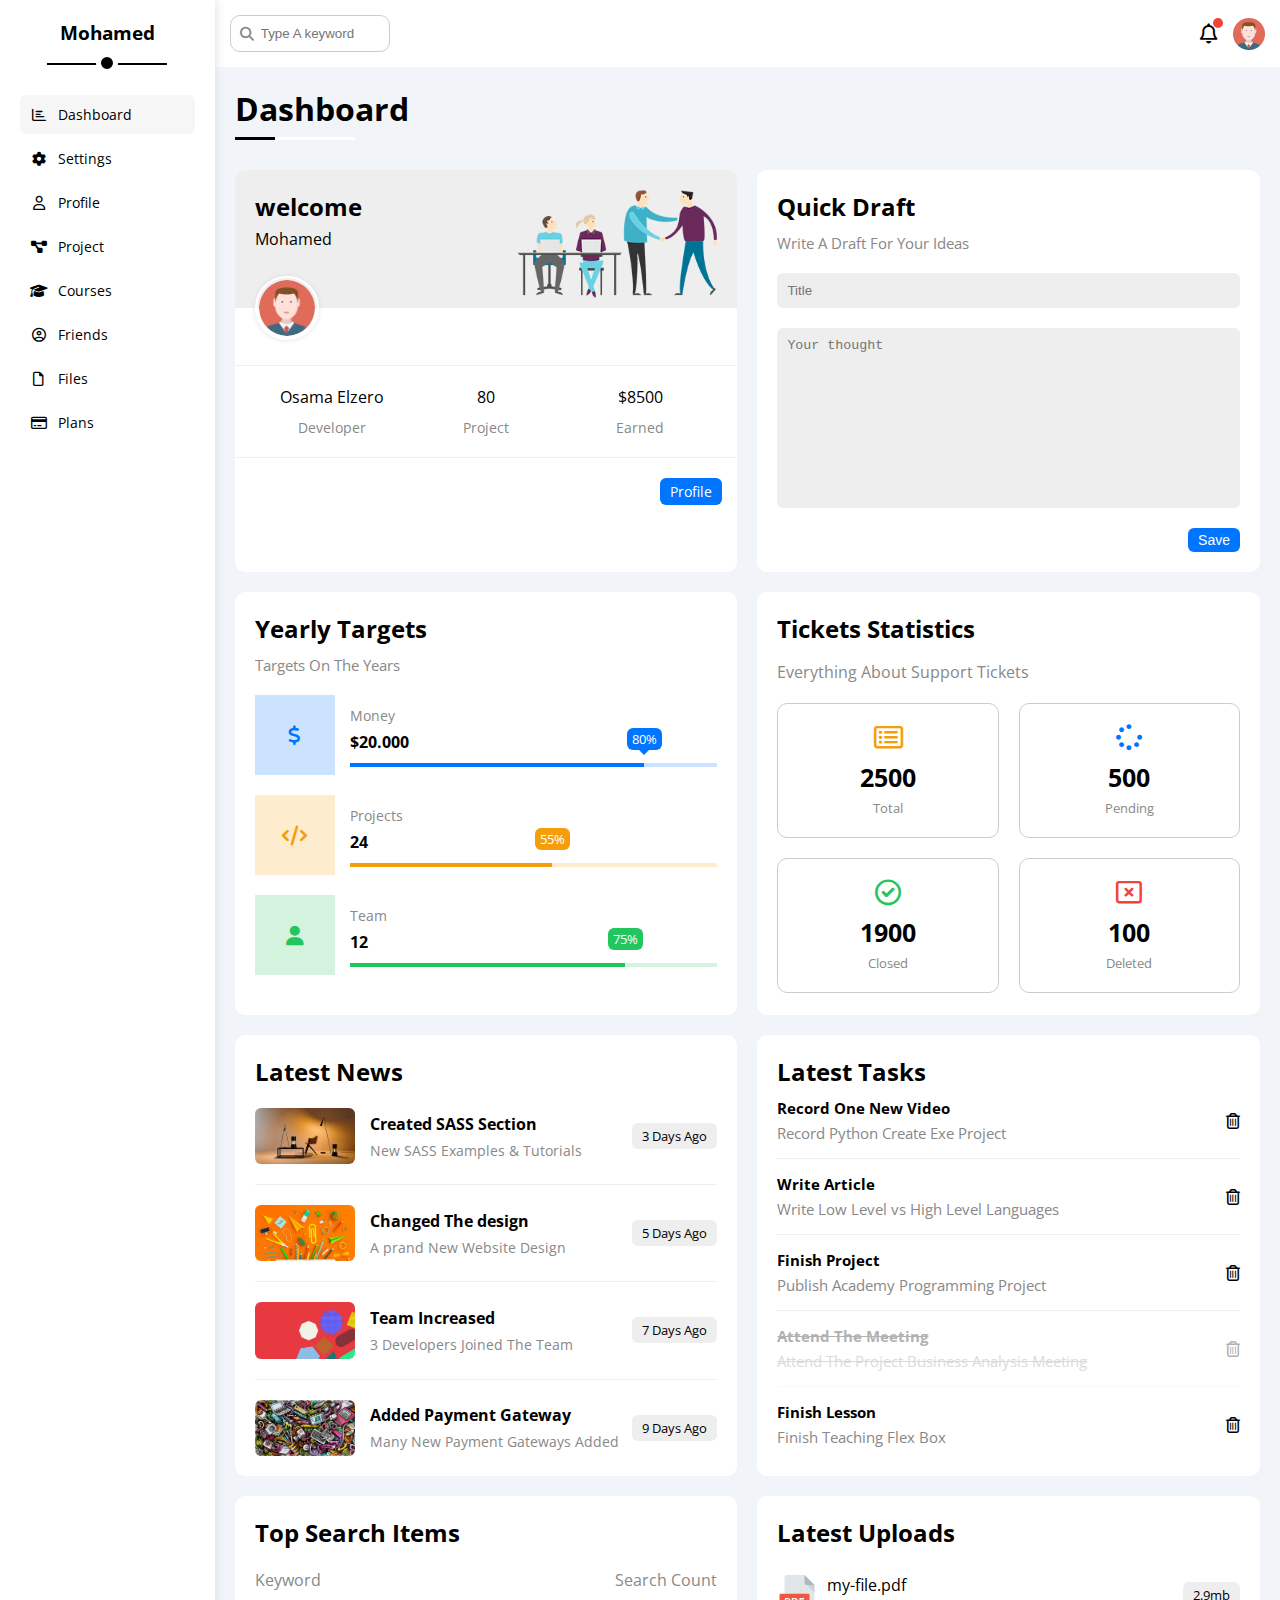
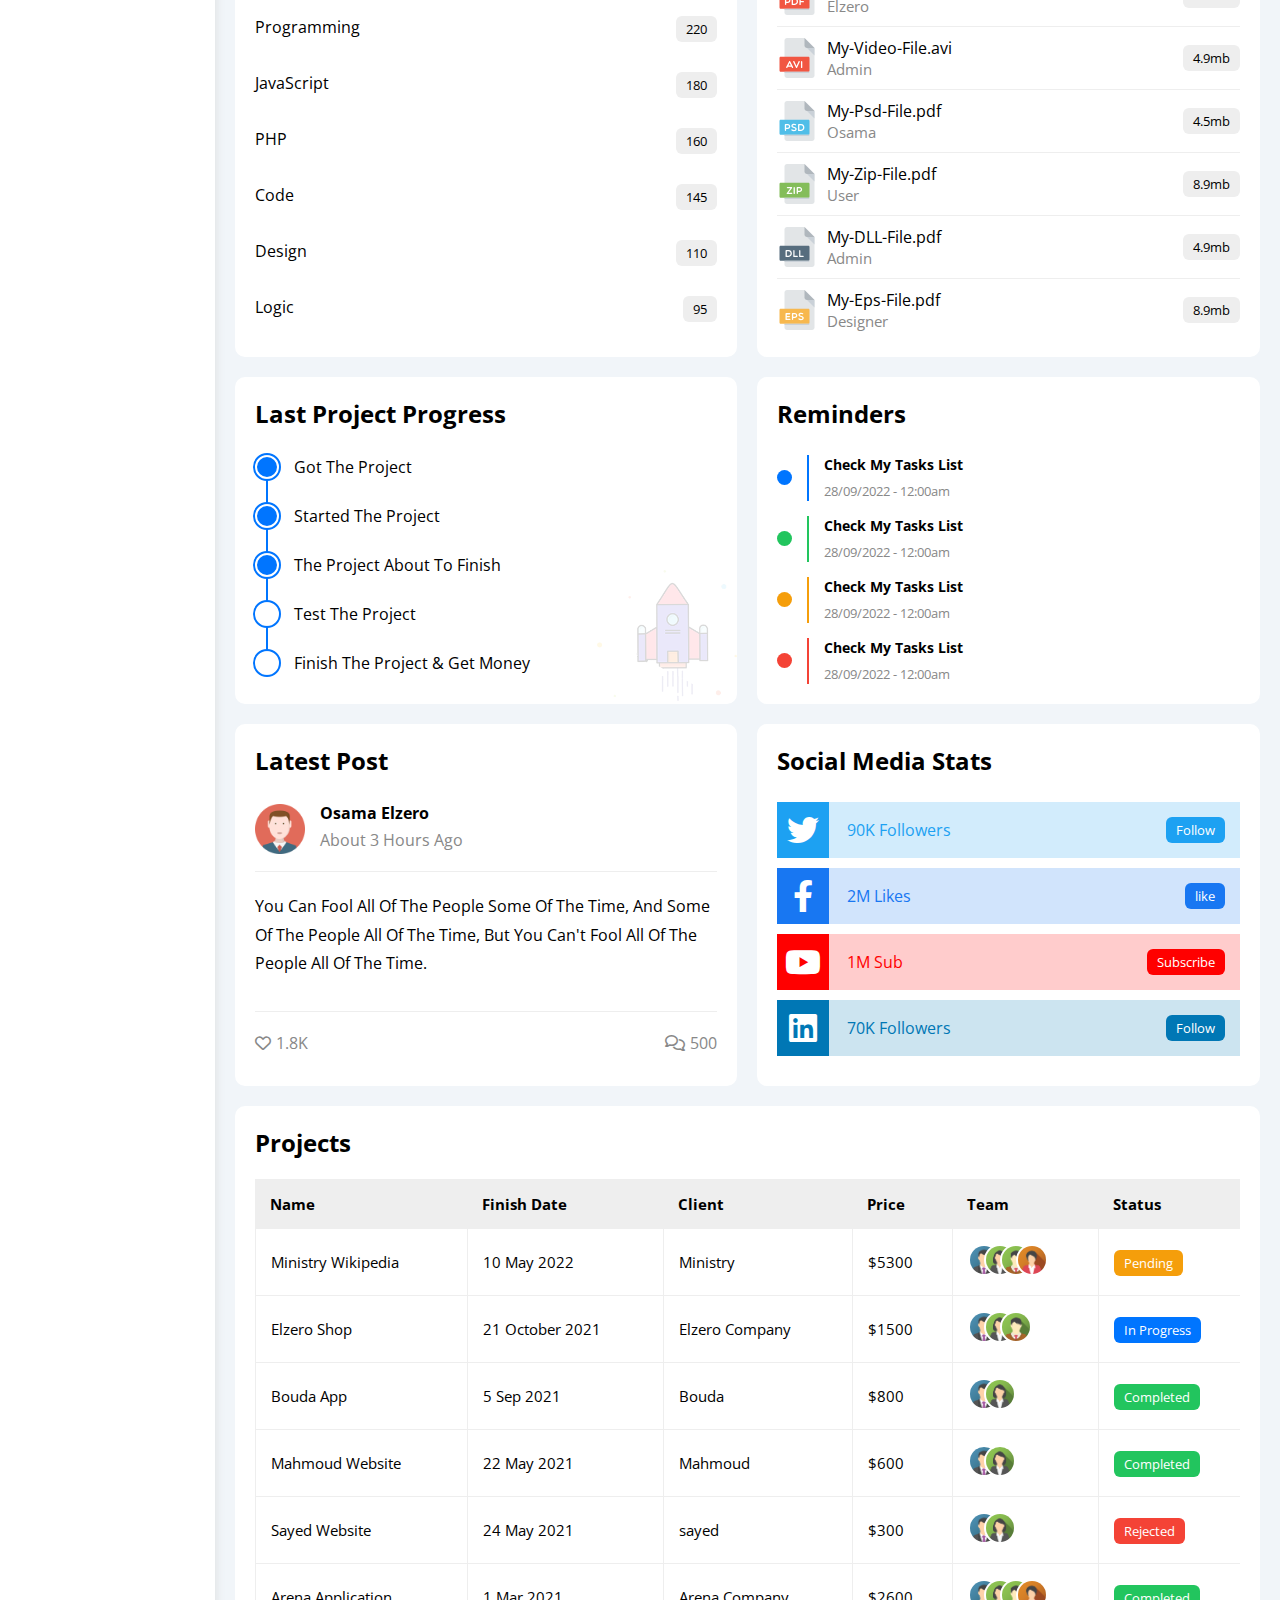
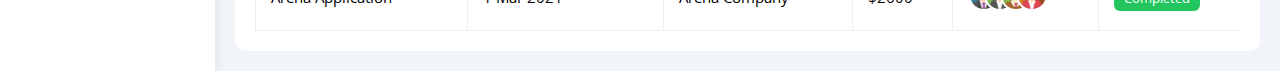
<file: index.html>
<!DOCTYPE html>
<html lang="en">

<head>
  <meta charset="UTF-8">
  <meta http-equiv="X-UA-Compatible" content="IE=edge">
  <meta name="viewport" content="width=device-width, initial-scale=1.0">
  <title>Dashboard</title>
  <link rel="stylesheet" href="css/all.min.css" />
  <link rel="stylesheet" href="css/framework.css" />
  <link rel="stylesheet" href="css/master.css" />
  <link rel="preconnect" href="https://fonts.googleapis.com" />
  <link rel="preconnect" href="https://fonts.gstatic.com" crossorigin />
  <link href="https://fonts.googleapis.com/css2?family=Open+Sans:wght@300;500&display=swap" rel="stylesheet" />
</head>

<body>
  <div class="page d-flex">
    <div class="sidebar bg-white p-20 p-relative">
      <h3 class="p-relative txt-c mt-0">Mohamed</h3>
      <ul>
        <li>
          <a class="active d-flex align-center fs-14 c-black rad-6 p-10" href="index.html">
            <i class="fa-regular fa-chart-bar fa-fw mr-10"></i>
            <span class="hide-mobile">Dashboard</span>
          </a>
        </li>
        <li>
          <a class="d-flex align-center fs-14 c-black rad-6 p-10" href="settings.html">
            <i class="fa-solid fa-gear fa-fw mr-10"></i>
            <span>Settings</span>
          </a>
        </li>
        <li>
          <a class="d-flex align-center fs-14 c-black rad-6 p-10" href="profile.html">
            <i class="fa-regular fa-user fa-fw mr-10"></i>
            <span>Profile</span>
          </a>
        </li>
        <li>
          <a class="d-flex align-center fs-14 c-black rad-6 p-10" href="project.html">
            <i class="fa-solid fa-diagram-project fa-fw mr-10"></i>
            <span>Project</span>
          </a>
        </li>
        <li>
          <a class="d-flex align-center fs-14 c-black rad-6 p-10" href="courses.html">
            <i class="fa-solid fa-graduation-cap fa-fw mr-10"></i>
            <span>Courses</span>
          </a>
        </li>
        <li>
          <a class="d-flex align-center fs-14 c-black rad-6 p-10" href="friends.html">
            <i class="fa-regular fa-circle-user fa-fw mr-10"></i>
            <span>Friends</span>
          </a>
        </li>
        <li>
          <a class="d-flex align-center fs-14 c-black rad-6 p-10" href="files.html">
            <i class="fa-regular fa-file fa-fw mr-10"></i>
            <span>Files</span>
          </a>
        </li>
        <li>
          <a class="d-flex align-center fs-14 c-black rad-6 p-10" href="plans.html">
            <i class="fa-regular fa-credit-card fa-fw mr-10"></i>
            <span>Plans</span>
          </a>
        </li>

      </ul>
    </div>
    <div class="content w-full">
      <!-- Start Head -->
      <div class="head bg-white p-15 between-flex">
        <div class="search p-relative">
          <input class="p-10 rad-10" type="search" placeholder="Type A keyword">
        </div>
        <div class="icons d-flex align-center">
          <span class="notification p-relative">
            <i class="fa-regular fa-bell fa-lg"></i>
          </span>
          <img src="imgs/avatar.png" alt="">
        </div>
      </div>
      <!-- End Head -->
      <h1 class="p-relative">Dashboard</h1>
      <div class="wrapper d-grid gap-20">
        <!-- Start Welcome Widget -->
        <div class="welcome bg-white rad-10 txt-c-mobile block-mobile">
          <div class="intro p-20 d-flex space-between bg-eee">
            <div>
              <h2 class="m-0">welcome</h2>
              <p class="c-gray mt-5">Mohamed</p>
            </div>
            <img class="hide-mobile" src="imgs/welcome.png" alt="">
          </div>
          <img src="imgs/avatar.png" alt="" class="avatar">
          <div class="body txt-c d-flex p-20 mt-20 mb-20 block-mobile">
            <div>Osama Elzero<span class="d-block c-grey fs-14 mt-10">Developer</span></div>
            <div>80<span class="d-block c-grey fs-14 mt-10">Project</span></div>
            <div>$8500<span class="d-block c-grey fs-14 mt-10">Earned</span></div>
          </div>
          <a href="profile.html" class="visit d-block fs-14 bg-blue c-white w-fit btn-shape">Profile</a>
        </div>
        <!-- End Welcome widget -->
        <!--Start Quick Draft Widget -->
        <div class="quick-draft p-20 bg-white rad-10">
          <h2 class="mt-0 mb-10">Quick Draft</h2>
          <p class="mt-0 mb-20 c-grey fs-15">Write A Draft For Your Ideas</p>
          <form action="">
            <input class="d-block p-10 w-full mb-20 b-none bg-eee rad-6" type="text" placeholder="Title">
            <textarea class="d-block p-10 w-full mb-20 b-none bg-eee rad-6" placeholder="Your thought"></textarea>
            <input class="save d-block fs-14 rad-6 bg-blue c-white b-none w-fit btn-shape" type="submit" value="Save">
          </form>
        </div>
        <!--End Quick Draft Widget-->
        <!-- Start Targets -->
        <div class="targets p-20 bg-white rad-10">
          <h2 class="mt-0 mb-10">Yearly Targets</h2>
          <p class="mt-0 mb-20 c-grey fs-15">Targets On The Years</p>
          <div class="target-row money mb-20 d-flex align-center">
            <div class="icon center-flex">
              <i class="fa-solid fa-dollar-sign fa-lg c-blue"></i>
            </div>
            <div class="details">
              <span class="fs-14 c-grey">Money</span>
              <span class="d-block mt-5 mb-10 fw-bold">$20.000</span>
              <div class="progress p-relative">
                <span class="bg-blue money" style="width: 80%">
                  <span class="bg-blue">80%</span>
                </span>
              </div>
            </div>
          </div>

          <div class="target-row projects mb-20 d-flex align-center">
            <div class="icon center-flex">
              <i class="fa-solid fa-code fa-lg c-orange"></i>
            </div>
            <div class="details">
              <span class="fs-14 c-grey">Projects</span>
              <span class="d-block mt-5 mb-10 fw-bold">24</span>
              <div class="progress p-relative">
                <span class="bg-orange projects" style="width: 55%">
                  <span class="bg-orange">55%</span>
                </span>
              </div>
            </div>
          </div>

          <div class="target-row team mb-20 d-flex align-center">
            <div class="icon center-flex">
              <i class="fa-solid fa-user fa-lg c-green"></i>
            </div>
            <div class="details">
              <span class="fs-14 c-grey">Team</span>
              <span class="d-block mt-5 mb-10 fw-bold">12</span>
              <div class="progress p-relative">
                <span class="bg-green team" style="width: 75%">
                  <span class="bg-green">75%</span>
                </span>
              </div>
            </div>
          </div>


        </div>
        <!-- End Targets -->
        <!-- Start Tickets widget -->
        <div class="tickets p-20 bg-white rad-10">
          <h2 class="mt-0 mb-10">Tickets Statistics</h2>
          <p class="mb-20 c-grey f-15">Everything About Support Tickets</p>
          <div class="d-flex txt-c gap-20 f-wrap">
            <div class="box rad-10 c-grey fs-13 p-20 border-ccc">
              <i class="fa-regular fa-rectangle-list fa-2x mb-10 c-orange"></i>
              <span class="d-block c-black fs-25 fw-bold mb-5">2500</span>
              Total
            </div>

            <div class="box rad-10 c-grey fs-13 p-20 border-ccc">
              <i class="fa-solid fa-spinner fa-2x mb-10 c-blue"></i>
              <span class="d-block c-black fs-25 fw-bold mb-5">500</span>
              Pending
            </div>

            <div class="box rad-10 c-grey fs-13 p-20 border-ccc">
              <i class="fa-regular fa-circle-check fa-2x mb-10 c-green"></i>
              <span class="d-block c-black fs-25 fw-bold mb-5">1900</span>
              Closed
            </div>

            <div class="box rad-10 c-grey fs-13 p-20 border-ccc ">
              <i class="fa-regular fa-rectangle-xmark fa-2x mb-10 c-red"></i>
              <span class="d-block c-black fs-25 fw-bold mb-5">100</span>
              Deleted
            </div>
          </div>
        </div>
        <!-- End Tickets widget -->
        <!-- Start Latest News -->
        <div class="latest-news p-20 bg-white rad-10 txt-c-mobile block-mobile">
          <h2 class="mt-0 mb-20">Latest News</h2>
          <div class="news-row d-flex align-center">
            <img src="imgs/news-01.png" alt="">
            <div class="info">
              <h3 class="fs-16">Created SASS Section</h3>
              <p class="m-0 fs-14 c-grey">New SASS Examples & Tutorials</p>
            </div>
            <span class="label fs-13 btn-shape bg-eee">3 Days Ago</span>
          </div>
          <div class="news-row d-flex align-center">
            <img src="imgs/news-02.png" alt="">
            <div class="info">
              <h3 class="fs-16">Changed The design</h3>
              <p class="m-0 fs-14 c-grey">A prand New Website Design</p>
            </div>
            <span class="label fs-13 btn-shape bg-eee">5 Days Ago</span>
          </div>
          <div class="news-row d-flex align-center">
            <img src="imgs/news-03.png" alt="">
            <div class="info">
              <h3 class="fs-16">Team Increased</h3>
              <p class="m-0 fs-14 c-grey">3 Developers Joined The Team</p>
            </div>
            <span class="label fs-13 btn-shape bg-eee">7 Days Ago</span>
          </div>
          <div class="news-row d-flex align-center">
            <img src="imgs/news-04.png" alt="">
            <div class="info">
              <h3 class="fs-16">Added Payment Gateway</h3>
              <p class="m-0 fs-14 c-grey">Many New Payment Gateways Added</p>
            </div>
            <span class="fs-13 btn-shape bg-eee label">9 Days Ago</span>
          </div>
        </div>
        <!-- End Latest News -->
        <!-- Start Tasks -->
        <div class="latest-tasks bg-white p-20 rad-10">
          <h2 class="mt-0 mb-10">Latest Tasks</h2>
          <div class="tasks-row between-flex">
            <div class="info">
              <h3 class=" mt-0 mb-5 fs-15 ">Record One New Video</h3>
              <p class=" m-0 fs-15 c-grey">Record Python Create Exe Project</p>
            </div>
            <i class="fa-regular fa-trash-can delete fs-18"></i>
          </div>

          <div class="tasks-row between-flex">
            <div class="info">
              <h3 class="mt-0 mb-5 fs-15 ">Write Article</h3>
              <p class="m-0 fs-15 c-grey">Write Low Level vs High Level Languages</p>
            </div>
            <i class="fa-regular fa-trash-can delete fs-18"></i>
          </div>

          <div class="tasks-row between-flex">
            <div class="info">
              <h3 class="mt-0 mb-5 fs-15 ">Finish Project</h3>
              <p class="m-0 fs-15 c-grey">Publish Academy Programming Project</p>
            </div>
            <i class="fa-regular fa-trash-can delete fs-18"></i>
          </div>

          <div class="tasks-row between-flex done">
            <div class="info">
              <h3 class="mt-0 mb-5 fs-15 mt-0 mb-5">Attend The Meeting</h3>
              <p class="m-0 fs-15 c-grey m-0">Attend The Project Business Analysis Meeting</p>
            </div>
            <i class="fa-regular fa-trash-can delete fs-18"></i>
          </div>

          <div class="tasks-row between-flex">
            <div class="info">
              <h3 class="mt-0 mb-5 fs-15 ">Finish Lesson</h3>
              <p class="m-0 fs-15 c-grey">Finish Teaching Flex Box</p>
            </div>
            <i class="fa-regular fa-trash-can delete fs-18"></i>
          </div>

        </div>
        <!-- End Tasks -->
        <!-- Start Top Search widget -->
        <div class="search-items p-20 bg-white rad-10">
          <h2 class="mt-0 mb-20">Top Search Items</h2>
          <div class="head-items d-flex space-between c-grey mb-10">
            <div>Keyword</div>
            <div>Search Count</div>
          </div>
          <div class="items d-flex space-between pt-15 pb-15">
            <span>Programming</span>
            <span class="bg-eee fs-13 btn-shape">220</span>
          </div>
          <div class="items d-flex space-between pt-15 pb-15">
            <span>JavaScript</span>
            <span class="bg-eee fs-13 btn-shape">180</span>
          </div>
          <div class="items d-flex space-between pt-15 pb-15">
            <span>PHP</span>
            <span class="bg-eee fs-13 btn-shape">160</span>
          </div>
          <div class="items d-flex space-between pt-15 pb-15">
            <span>Code</span>
            <span class="bg-eee fs-13 btn-shape">145</span>
          </div>
          <div class="items d-flex space-between pt-15 pb-15">
            <span>Design</span>
            <span class="bg-eee fs-13 btn-shape">110</span>
          </div>
          <div class="items d-flex space-between pt-15 pb-15">
            <span>Logic</span>
            <span class="bg-eee fs-13 btn-shape">95</span>
          </div>

        </div>
        <!-- End Top Search widget -->
        <!-- Start Latest-upload -->
        <div class="latest-uploads p-20 bg-white rad-10">
          <h2 class="mt-0 mb-15">Latest Uploads</h2>
          <div class="uploads m-0 d-flex align-center pt-10 pb-10">
            <img class="mr-10" src="imgs/pdf.svg" alt="">
            <div class="info">
              <span class="d-block">my-file.pdf</span>
              <span class="d-block fs-15 c-grey">Elzero</span>
            </div>
            <div class="bg-eee btn-shape fs-13">2.9mb</div>
          </div>

          <div class="uploads m-0 d-flex align-center pt-10 pb-10">
            <img class="mr-10" src="imgs/avi.svg" alt="">
            <div class="info">
              <span class="d-block">My-Video-File.avi</span>
              <span class="d-block fs-15 c-grey">Admin</span>
            </div>
            <div class="bg-eee btn-shape fs-13">4.9mb</div>
          </div>

          <div class="uploads m-0 d-flex align-center pt-10 pb-10">
            <img class="mr-10" src="imgs/psd.svg" alt="">
            <div class="info">
              <span class="d-block">My-Psd-File.pdf</span>
              <span class="d-block fs-15 c-grey">Osama</span>
            </div>
            <div class="bg-eee btn-shape fs-13">4.5mb</div>
          </div>

          <div class="uploads m-0 d-flex align-center pt-10 pb-10">
            <img class="mr-10" src="imgs/zip.svg" alt="">
            <div class="info">
              <span class="d-block">My-Zip-File.pdf</span>
              <span class="d-block fs-15 c-grey">User</span>
            </div>
            <div class="bg-eee btn-shape fs-13">8.9mb</div>
          </div>

          <div class="uploads m-0 d-flex align-center pt-10 pb-10">
            <img class="mr-10" src="imgs/dll.svg" alt="">
            <div class="info">
              <span class="d-block">My-DLL-File.pdf</span>
              <span class="d-block fs-15 c-grey">Admin</span>
            </div>
            <div class="bg-eee btn-shape fs-13">4.9mb</div>
          </div>

          <div class="uploads m-0 d-flex align-center pt-10 pb-0">
            <img class="mr-10" src="imgs/eps.svg" alt="">
            <div class="info">
              <span class="d-block">My-Eps-File.pdf</span>
              <span class="d-block fs-15 c-grey">Designer</span>
            </div>
            <div class="bg-eee btn-shape fs-13">8.9mb</div>
          </div>
        </div>
        <!-- End Latest-upload -->
        <!-- Start Last Project -->
        <div class="last-project bg-white p-20 rad-10 p-relative">
          <h2 class="mt-0 mb-20">Last Project Progress</h2>
          <ul class="m-0 p-relative">
            <li class="mt-25 d-flex align-center done">Got The Project</li>
            <li class="mt-25 d-flex align-center done">Started The Project</li>
            <li class="mt-25 d-flex align-center done">The Project About To Finish</li>
            <li class="mt-25 d-flex align-center current">Test The Project</li>
            <li class="mt-25 d-flex align-center">Finish The Project & Get Money</li>
          </ul>
          <img class="launch-icon hide-mobile" src="imgs/project.png" alt="">
        </div>
        <!-- End Last Project -->
        <!-- Start Reminders Widget -->
        <div class="reminders p-20 bg-white rad-10 p-relative">
          <h2 class="mt-0 mb-25">Reminders</h2>
          <ul class="m-0">
            <li class="d-flex align-center mt-15">
              <span class="key bg-blue mr-15 d-block rad-half"></span>
              <div class="blue pl-15">
                <p class="fs-14 fw-bold mt-0 mb-5">Check My Tasks List</p>
                <span class="fs-13 c-grey">28/09/2022 - 12:00am</span>
              </div>
            </li>
            <li class="d-flex align-center mt-15">
              <span class="key bg-green mr-15 d-block rad-half"></span>
              <div class="green pl-15">
                <p class="fs-14 fw-bold mt-0 mb-5">Check My Tasks List</p>
                <span class="fs-13 c-grey">28/09/2022 - 12:00am</span>
              </div>
            </li>
            <li class="d-flex align-center mt-15">
              <span class="key bg-orange mr-15 d-block rad-half"></span>
              <div class="orange pl-15">
                <p class="fs-14 fw-bold mt-0 mb-5">Check My Tasks List</p>
                <span class="fs-13 c-grey">28/09/2022 - 12:00am</span>
              </div>
            </li>
            <li class="d-flex align-center mt-15">
              <span class="key bg-red mr-15 d-block rad-half"></span>
              <div class="red pl-15">
                <p class="fs-14 fw-bold mt-0 mb-5">Check My Tasks List</p>
                <span class="fs-13 c-grey">28/09/2022 - 12:00am</span>
              </div>
            </li>
          </ul>
        </div>
        <!-- End Reminders Widget -->
        <!--StartLatest Post -->
        <div class="latest-post bg-white p-20 rad-10 p-relative">
          <h2 class="mt-0 mb-25">Latest Post</h2>
          <div class="last-post">
            <div class="post d-flex align-center">
              <img src="imgs/avatar.png" alt="">
              <div class="info pb-20">
                <span class="d-block fw-bold mb-5">Osama Elzero</span>
                <span class="d-block c-grey">About 3 Hours Ago</span>
              </div>
            </div>
            <p class="fs-18 pb-20 mt-20 mb-20 txt-c-mobile">You Can Fool All Of The People Some Of The Time, And Some Of
              The People All Of The Time, But You Can't Fool All Of The
              People All Of The Time.</p>
            <div class="notics d-flex space-between pb-10">
              <div class="like c-grey">
                <i class="fa-regular fa-heart mr-5"></i>1.8K
              </div>
              <div class="commenst c-grey">
                <i class="fa-regular fa-comments mr-5"></i>500
              </div>
            </div>
          </div>

        </div>
        <!--End Latest Post -->
        <!-- Start Social Media -->
        <div class="social-media bg-white p-20 rad-10 p-relative">
          <h2 class="mt-0 mb-25">Social Media Stats</h2>
          <div class="box twitter p-relative between-flex p-15 mb-10">
            <i class="fa-brands fa-twitter fa-2x c-white center-flex h-full"></i>
            <span>90K Followers</span>
            <a class="c-white fs-13 btn-shape" href="#">Follow</a>
          </div>
          <div class="box facebook p-relative between-flex p-15 mb-10">
            <i class="fa-brands fa-facebook-f fa-2x c-white center-flex h-full"></i>
            <span>2M Likes</span>
            <a class="c-white fs-13 btn-shape" href="#">like</a>
          </div>
          <div class="box youtube p-relative between-flex p-15 mb-10">
            <i class="fa-brands fa-youtube fa-2x c-white center-flex h-full"></i>
            <span>1M Sub</span>
            <a class="c-white fs-13 btn-shape" href="#">Subscribe</a>
          </div>
          <div class="box linkedin p-relative between-flex p-15 mb-10">
            <i class="fa-brands fa-linkedin fa-2x c-white center-flex h-full"></i>
            <span>70K Followers</span>
            <a class="c-white fs-13 btn-shape" href="#">Follow</a>
          </div>
        </div>
        <!-- End Social Media -->


      </div>
      <!-- Start Project Table -->
      <div class="projects p-20 rad-10 bg-white m-20">
        <h2 class="mt-0 mb-20">Projects</h2>
        <div class="responsive-table">
          <table class="fs-15 w-full">
            <thead class="fw-bold">
              <tr>
                <td>Name</td>
                <td>Finish Date</td>
                <td>Client</td>
                <td>Price</td>
                <td>Team</td>
                <td>Status</td>
              </tr>
            </thead>
            <tboby>
              <tr>
                <td>Ministry Wikipedia</td>
                <td>10 May 2022</td>
                <td>Ministry</td>
                <td>$5300</td>
                <td>
                  <img src="imgs/team-01.png" alt="">
                  <img src="imgs/team-02.png" alt="">
                  <img src="imgs/team-03.png" alt="">
                  <img src="imgs/team-04.png" alt="">
                </td>
                <td>
                  <span class="fs-13 bg-orange c-white btn-shape">Pending</span>
                </td>
              </tr>
              <tr>
                <td>Elzero Shop</td>
                <td>21 October 2021</td>
                <td>Elzero Company</td>
                <td>$1500</td>
                <td>
                  <img src="imgs/team-01.png" alt="">
                  <img src="imgs/team-02.png" alt="">
                  <img src="imgs/team-03.png" alt="">
                </td>
                <td>
                  <span class="fs-13 bg-blue c-white btn-shape">In Progress</span>
                </td>
              </tr>
          
              <tr>
                <td>Bouda App</td>
                <td>5 Sep 2021</td>
                <td>Bouda</td>
                <td>$800</td>
                <td>
                  <img src="imgs/team-01.png" alt="">
                  <img src="imgs/team-02.png" alt="">
                  
                </td>
                <td>
                  <span class="fs-13 bg-green c-white btn-shape">Completed</span>
                </td>
              </tr>
              <tr>
                <td>Mahmoud Website</td>
                <td>22 May 2021</td>
                <td>Mahmoud</td>
                <td>$600</td>
                <td>
                  <img src="imgs/team-01.png" alt="">
                  <img src="imgs/team-02.png" alt="">
                
                </td>
                <td>
                  <span class="fs-13 bg-green c-white btn-shape">Completed</span>
                </td>
              </tr>
              <tr>
                <td>Sayed Website</td>
                <td>24 May 2021</td>
                <td>sayed</td>
                <td>$300</td>
                <td>
                  <img src="imgs/team-01.png" alt="">
                  <img src="imgs/team-02.png" alt="">
                </td>
                <td>
                  <span class="fs-13 bg-red c-white btn-shape">Rejected</span>
                </td>
              </tr>
              <tr>
                <td>Arena Application</td>
                <td>1 Mar 2021</td>
                <td>Arena Company</td>
                <td>$2600</td>
                <td>
                  <img src="imgs/team-01.png" alt="">
                  <img src="imgs/team-02.png" alt="">
                  <img src="imgs/team-03.png" alt="">
                  <img src="imgs/team-04.png" alt="">
                </td>
                <td>
                  <span class="fs-13 bg-green c-white btn-shape">Completed</span>
                </td>
              </tr>

            </tboby>


          </table>
        </div>
      </div>

      <!-- End Table -->
    </div>
  </div>
</body>

</html>
</file>
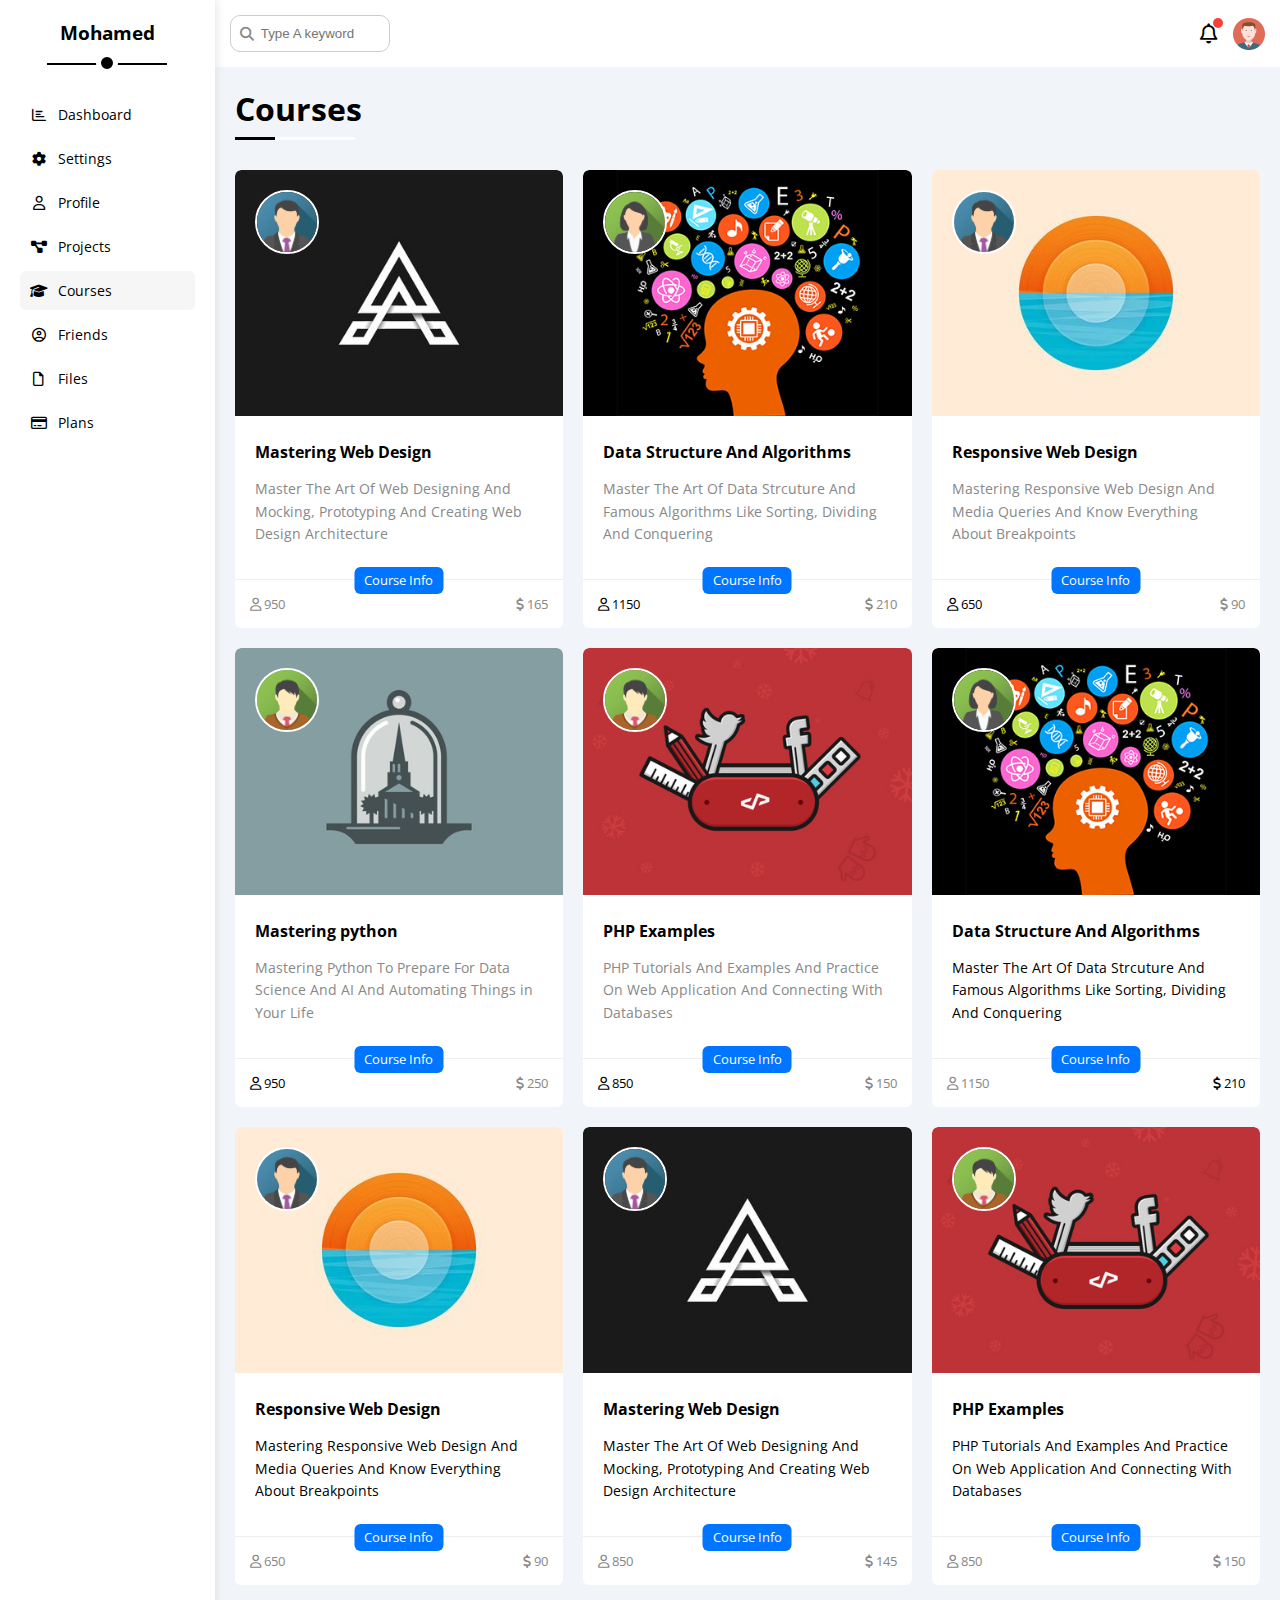
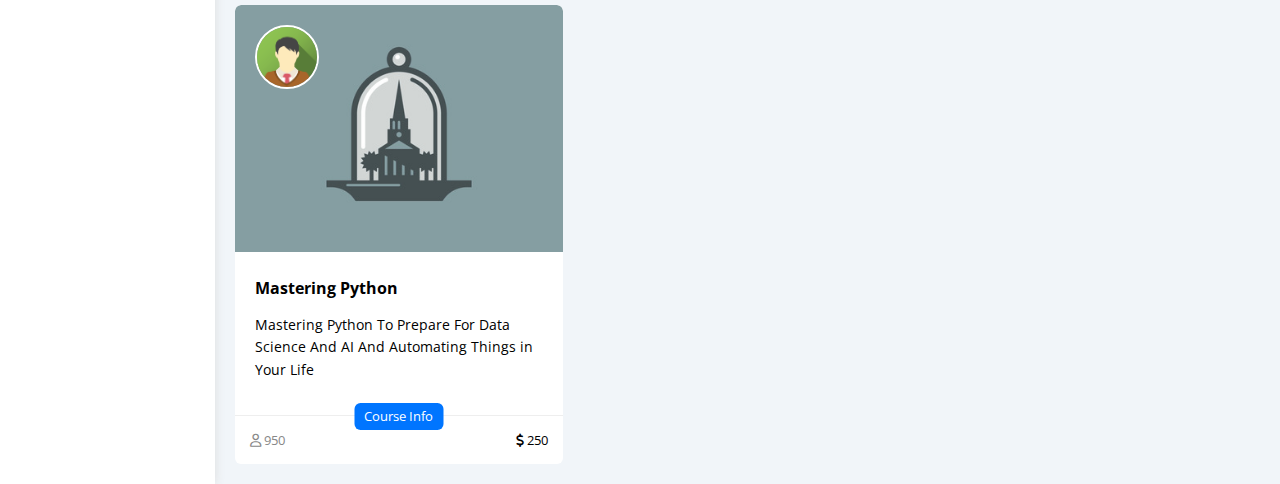
<file: courses.html>
<!DOCTYPE html>
<html lang="en">

<head>
  <meta charset="UTF-8">
  <meta http-equiv="X-UA-Compatible" content="IE=edge">
  <meta name="viewport" content="width=device-width, initial-scale=1.0">
  <title>Courses</title>
  <link rel="stylesheet" href="css/all.min.css" />
  <link rel="stylesheet" href="css/framework.css" />
  <link rel="stylesheet" href="css/master.css" />
  <link rel="preconnect" href="https://fonts.googleapis.com" />
  <link rel="preconnect" href="https://fonts.gstatic.com" crossorigin />
  <link href="https://fonts.googleapis.com/css2?family=Open+Sans:wght@300;500&display=swap" rel="stylesheet" />
</head>

<body>
  <div class="page d-flex">
    <div class="sidebar bg-white p-20 p-relative">
      <h3 class="p-relative txt-c mt-0">Mohamed</h3>
      <ul>
        <li>
          <a class="d-flex align-center fs-14 c-black rad-6 p-10" href="index.html">
            <i class="fa-regular fa-chart-bar fa-fw mr-10"></i>
            <span class="hide-mobile">Dashboard</span>
          </a>
        </li>
        <li>
          <a class="d-flex align-center fs-14 c-black rad-6 p-10" href="settings.html">
            <i class="fa-solid fa-gear fa-fw mr-10"></i>
            <span>Settings</span>
          </a>
        </li>
        <li>
          <a class="d-flex align-center fs-14 c-black rad-6 p-10" href="profile.html">
            <i class="fa-regular fa-user fa-fw mr-10"></i>
            <span>Profile</span>
          </a>
        </li>
        <li>
          <a class="d-flex align-center fs-14 c-black rad-6 p-10" href="projects.html">
            <i class="fa-solid fa-diagram-project fa-fw mr-10"></i>
            <span>Projects</span>
          </a>
        </li>
        <li>
          <a class="active d-flex align-center fs-14 c-black rad-6 p-10" href="courses.html">
            <i class="fa-solid fa-graduation-cap fa-fw mr-10"></i>
            <span>Courses</span>
          </a>
        </li>
        <li>
          <a class="d-flex align-center fs-14 c-black rad-6 p-10" href="friends.html">
            <i class="fa-regular fa-circle-user fa-fw mr-10"></i>
            <span>Friends</span>
          </a>
        </li>
        <li>
          <a class="d-flex align-center fs-14 c-black rad-6 p-10" href="files.html">
            <i class="fa-regular fa-file fa-fw mr-10"></i>
            <span>Files</span>
          </a>
        </li>
        <li>
          <a class="d-flex align-center fs-14 c-black rad-6 p-10" href="plans.html">
            <i class="fa-regular fa-credit-card fa-fw mr-10"></i>
            <span>Plans</span>
          </a>
        </li>

      </ul>
    </div>
    <div class="content w-full">
      <!-- Start Head -->
      <div class="head bg-white p-15 between-flex">
        <div class="search p-relative">
          <input class="p-10 rad-10" type="search" placeholder="Type A keyword">
        </div>
        <div class="icons d-flex align-center">
          <span class="notification p-relative">
            <i class="fa-regular fa-bell fa-lg"></i>
          </span>
          <img src="imgs/avatar.png" alt="">
        </div>
      </div>
      <!-- End Head -->
      <h1 class="p-relative">Courses</h1>
      <div class="courses-page d-grid m-20 gap-20">
        <!-- ***Start Courses ***-->
        <div class="course bg-white rad-6 p-relative">
        <img class="cover" src="imgs/course-01.jpg" alt="">
        <img class="instructor"src="imgs/team-01.png" alt="">
        <div class="p-20">
          <h4 class="m-0">Mastering Web Design</h4>
          <p class="description mt-15 fs-14 c-grey">
            Master The Art Of Web Designing And Mocking, Prototyping And Creating Web Design Architecture
          </p>
        </div>
        <div class="info p-15 between-flex p-relative">
          <span class="title bg-blue c-white fs-13 btn-shape">Course Info</span>
          <span class="c-grey fs-13">
            <i class="fa-regular fa-user"></i>
            950
          </span>
          <span class="c-grey fs-13">
            <i class="fa-solid fa-dollar-sign"></i>
            165
          </span>
        </div>
        </div>
        <div class="course bg-white rad-6 p-relative">
        <img class="cover" src="imgs/course-02.jpg" alt="">
        <img class="instructor"src="imgs/team-02.png" alt="">
        <div class="p-20">
          <h4 class="m-0">Data Structure And Algorithms</h4>
          <p class="description mt-15 fs-14 c-grey">
            Master The Art Of Data Strcuture And Famous Algorithms Like Sorting, Dividing And Conquering
          </p>
        </div>
        <div class="info p-15 between-flex p-relative">
          <span class="title bg-blue c-white fs-13 btn-shape">Course Info</span>
          <span class="c-gray fs-13">
            <i class="fa-regular fa-user"></i>
            1150
          </span>
          <span class="c-grey fs-13">
            <i class="fa-solid fa-dollar-sign"></i>
            210
          </span>
        </div>
        </div>
        <div class="course bg-white rad-6 p-relative">
        <img class="cover" src="imgs/course-03.jpg" alt="">
        <img class="instructor"src="imgs/team-01.png" alt="">
        <div class="p-20">
          <h4 class="m-0">Responsive Web Design</h4>
          <p class="description mt-15 fs-14 c-grey">
            Mastering Responsive Web Design And Media Queries And Know Everything About Breakpoints
          </p>
        </div>
        <div class="info p-15 between-flex p-relative">
          <span class="title bg-blue c-white fs-13 btn-shape">Course Info</span>
          <span class="c-gray fs-13">
            <i class="fa-regular fa-user"></i>
            650
          </span>
          <span class="c-grey fs-13">
            <i class="fa-solid fa-dollar-sign"></i>
            90
          </span>
        </div>
        </div>
        <div class="course bg-white rad-6 p-relative">
        <img class="cover" src="imgs/course-04.jpg" alt="">
        <img class="instructor"src="imgs/team-03.png" alt="">
        <div class="p-20">
          <h4 class="m-0">Mastering python</h4>
          <p class="description mt-15 fs-14 c-grey">
            Mastering Python To Prepare For Data Science And AI And Automating Things in Your Life
          </p>
        </div>
        <div class="info p-15 between-flex p-relative">
          <span class="title bg-blue c-white fs-13 btn-shape">Course Info</span>
          <span class="c-gray fs-13">
            <i class="fa-regular fa-user"></i>
            950
          </span>
          <span class="c-grey fs-13">
            <i class="fa-solid fa-dollar-sign"></i>
            250
          </span>
        </div>
        </div>
        <div class="course bg-white rad-6 p-relative">
        <img class="cover" src="imgs/course-05.jpg" alt="">
        <img class="instructor"src="imgs/team-03.png" alt="">
        <div class="p-20">
          <h4 class="m-0">PHP Examples</h4>
          <p class="description mt-15 fs-14 c-grey">
            PHP Tutorials And Examples And Practice On Web Application And Connecting With Databases
          </p>
        </div>
        <div class="info p-15 between-flex p-relative">
          <span class="title bg-blue c-white fs-13 btn-shape">Course Info</span>
          <span class="c-gray fs-13">
            <i class="fa-regular fa-user"></i>
            850
          </span>
          <span class="c-grey fs-13">
            <i class="fa-solid fa-dollar-sign"></i>
            150
          </span>
        </div>
        </div>
        <div class="course bg-white rad-6 p-relative">
        <img class="cover" src="imgs/course-02.jpg" alt="">
        <img class="instructor"src="imgs/team-02.png" alt="">
        <div class="p-20">
          <h4 class="m-0">Data Structure And Algorithms</h4>
          <p class="description mt-15 fs-14 c-gray">
            Master The Art Of Data Strcuture And Famous Algorithms Like Sorting, Dividing And Conquering
          </p>
        </div>
        <div class="info p-15 between-flex p-relative">
          <span class="title bg-blue c-white fs-13 btn-shape">Course Info</span>
          <span class="c-grey fs-13">
            <i class="fa-regular fa-user"></i>
            1150
          </span>
          <span class="c-gray fs-13">
            <i class="fa-solid fa-dollar-sign"></i>
            210
          </span>
        </div>
        </div>
        <div class="course bg-white rad-6 p-relative">
        <img class="cover" src="imgs/course-03.jpg" alt="">
        <img class="instructor"src="imgs/team-01.png" alt="">
        <div class="p-20">
          <h4 class="m-0">Responsive Web Design</h4>
          <p class="description mt-15 fs-14 c-gray">
            Mastering Responsive Web Design And Media Queries And Know Everything About Breakpoints
          </p>
        </div>
        <div class="info p-15 between-flex p-relative">
          <span class="title bg-blue c-white fs-13 btn-shape">Course Info</span>
          <span class="c-grey fs-13">
            <i class="fa-regular fa-user"></i>
            650
          </span>
          <span class="c-grey fs-13">
            <i class="fa-solid fa-dollar-sign"></i>
            90
          </span>
        </div>
        </div>
        <div class="course bg-white rad-6 p-relative">
        <img class="cover" src="imgs/course-01.jpg" alt="">
        <img class="instructor"src="imgs/team-01.png" alt="">
        <div class="p-20">
          <h4 class="m-0">Mastering Web Design</h4>
          <p class="description mt-15 fs-14 c-gray">
            Master The Art Of Web Designing And Mocking, Prototyping And Creating Web Design Architecture
          </p>
        </div>
        <div class="info p-15 between-flex p-relative">
          <span class="title bg-blue c-white fs-13 btn-shape">Course Info</span>
          <span class="c-grey fs-13">
            <i class="fa-regular fa-user"></i>
            850
          </span>
          <span class="c-grey fs-13">
            <i class="fa-solid fa-dollar-sign"></i>
            145
          </span>
        </div>
        </div>
        <div class="course bg-white rad-6 p-relative">
        <img class="cover" src="imgs/course-05.jpg" alt="">
        <img class="instructor"src="imgs/team-03.png" alt="">
        <div class="p-20">
          <h4 class="m-0">PHP Examples</h4>
          <p class="description mt-15 fs-14 c-gray">
            PHP Tutorials And Examples And Practice On Web Application And Connecting With Databases
          </p>
        </div>
        <div class="info p-15 between-flex p-relative">
          <span class="title bg-blue c-white fs-13 btn-shape">Course Info</span>
          <span class="c-grey fs-13">
            <i class="fa-regular fa-user"></i>
            850
          </span>
          <span class="c-grey fs-13">
            <i class="fa-solid fa-dollar-sign"></i>
            150
          </span>
        </div>
        </div>
        <div class="course bg-white rad-6 p-relative">
        <img class="cover" src="imgs/course-04.jpg" alt="">
        <img class="instructor"src="imgs/team-03.png" alt="">
        <div class="p-20">
          <h4 class="m-0">Mastering Python</h4>
          <p class="description mt-15 fs-14 c-gray">
            Mastering Python To Prepare For Data Science And AI And Automating Things in Your Life
          </p>
        </div>
        <div class="info p-15 between-flex p-relative">
          <span class="title bg-blue c-white fs-13 btn-shape">Course Info</span>
          <span class="c-grey fs-13">
            <i class="fa-regular fa-user"></i>
            950
          </span>
          <span class="c-gray fs-13">
            <i class="fa-solid fa-dollar-sign"></i>
            250
          </span>
        </div>
        </div>
      </div>
<!--****** ٍEnd Courses******  -->
     
    </div>
  </div>
</body>

</html>
</file>
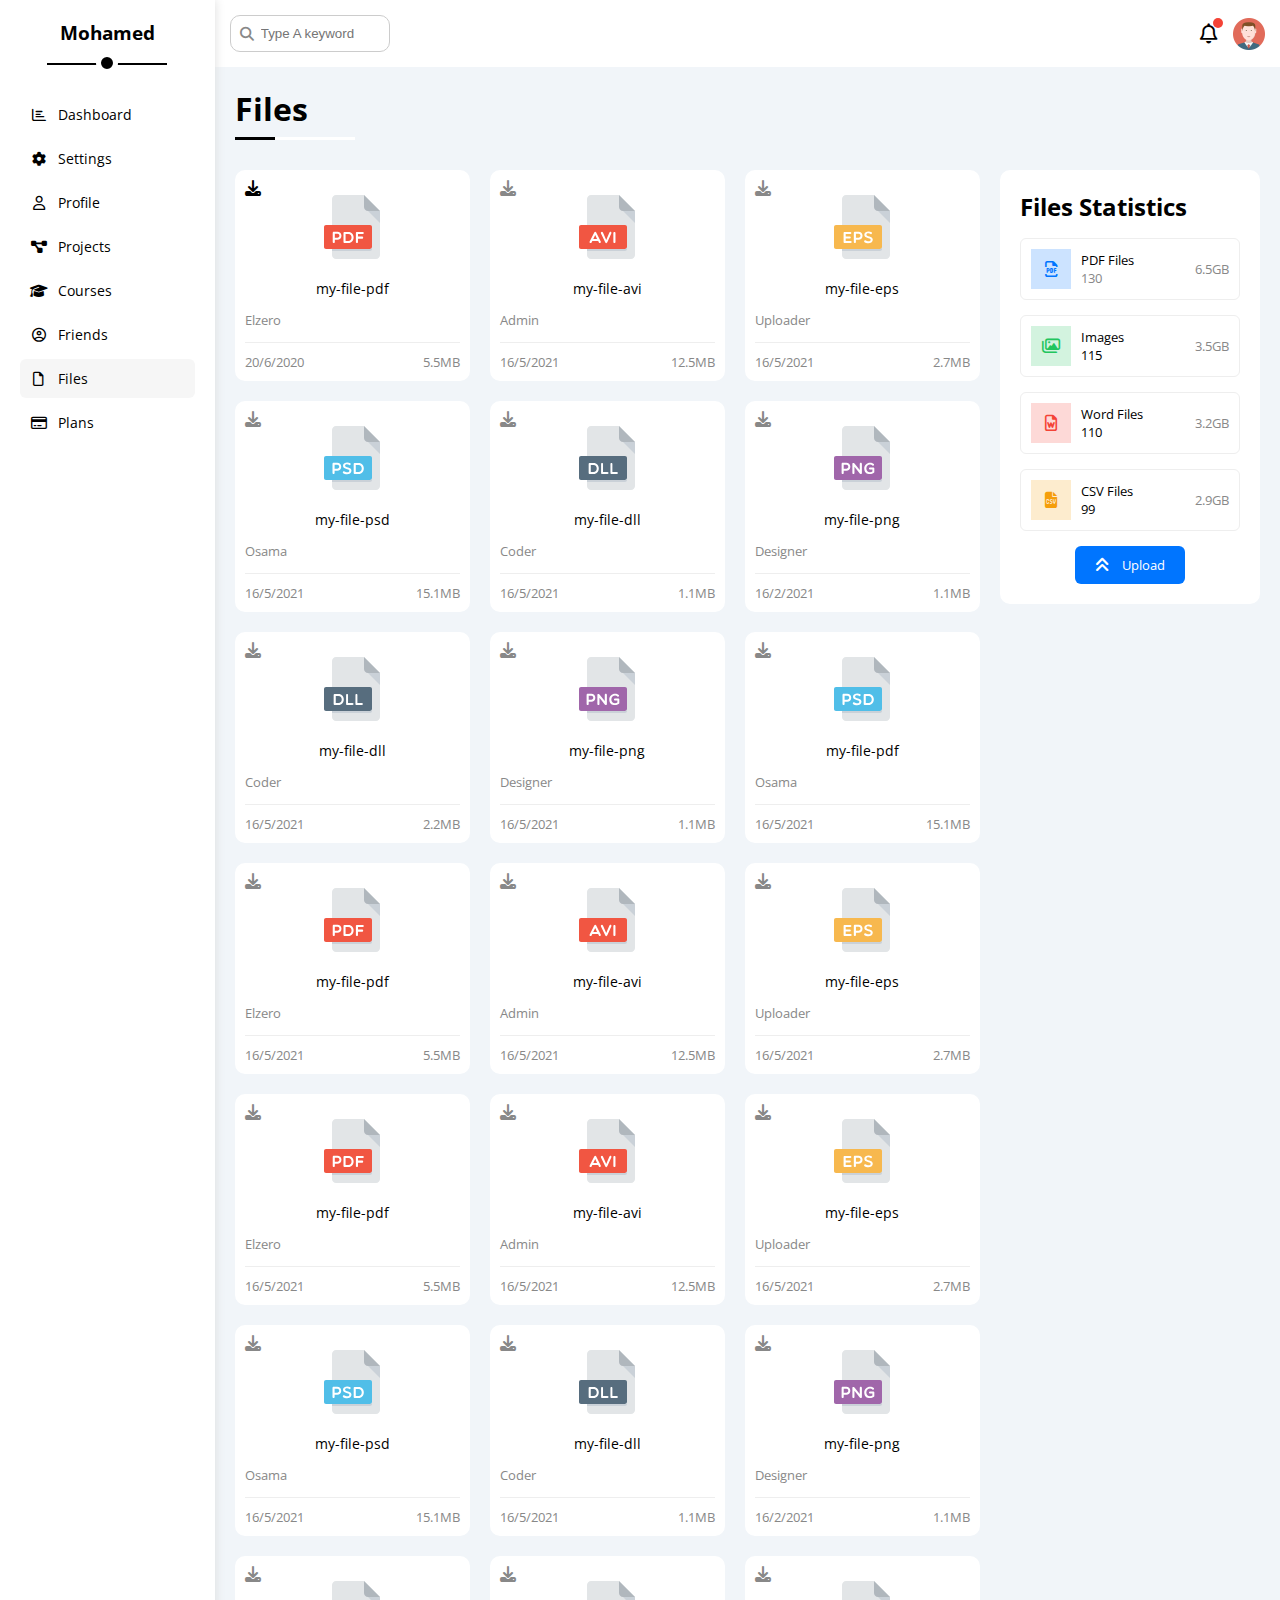
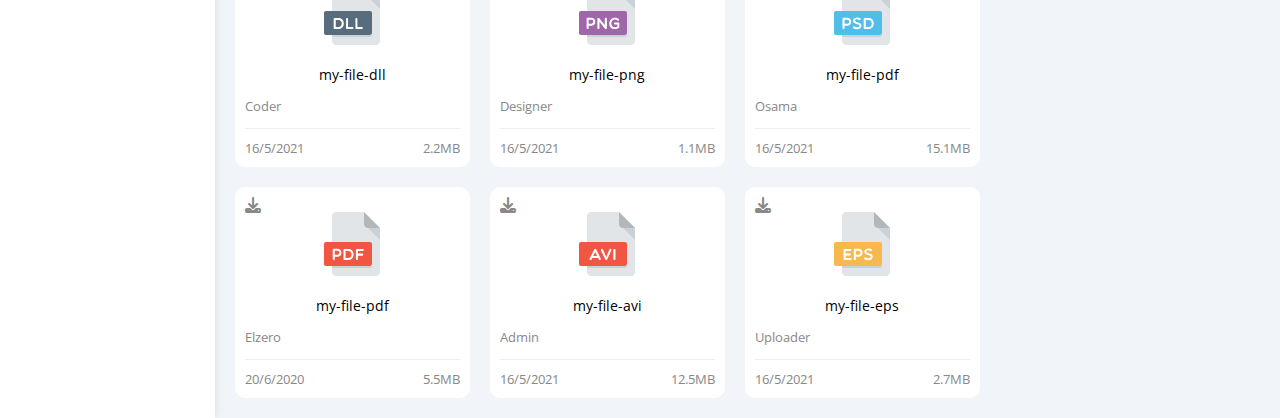
<file: files.html>
<!DOCTYPE html>
<html lang="en">

<head>
  <meta charset="UTF-8">
  <meta http-equiv="X-UA-Compatible" content="IE=edge">
  <meta name="viewport" content="width=device-width, initial-scale=1.0">
  <title>Files</title>
  <link rel="stylesheet" href="css/all.min.css" />
  <link rel="stylesheet" href="css/framework.css" />
  <link rel="stylesheet" href="css/master.css" />
  <link rel="preconnect" href="https://fonts.googleapis.com" />
  <link rel="preconnect" href="https://fonts.gstatic.com" crossorigin />
  <link href="https://fonts.googleapis.com/css2?family=Open+Sans:wght@300;500&display=swap" rel="stylesheet" />
</head>

<body>
   <div class="page d-flex">
  <div class="sidebar bg-white p-20 p-relative">
    <h3 class="p-relative txt-c mt-0">Mohamed</h3>
    <ul>
      <li>
        <a class="d-flex align-center fs-14 c-black rad-6 p-10" href="index.html">
          <i class="fa-regular fa-chart-bar fa-fw mr-10"></i>
          <span class="hide-mobile">Dashboard</span>
        </a>
      </li>
      <li>
        <a class="d-flex align-center fs-14 c-black rad-6 p-10" href="settings.html">
          <i class="fa-solid fa-gear fa-fw mr-10"></i>
          <span>Settings</span>
        </a>
      </li>
      <li>
        <a class="d-flex align-center fs-14 c-black rad-6 p-10" href="profile.html">
          <i class="fa-regular fa-user fa-fw mr-10"></i>
          <span>Profile</span>
        </a>
      </li>
      <li>
        <a class="d-flex align-center fs-14 c-black rad-6 p-10" href="projects.html">
          <i class="fa-solid fa-diagram-project fa-fw mr-10"></i>
          <span>Projects</span>
        </a>
      </li>
      <li>
        <a class="d-flex align-center fs-14 c-black rad-6 p-10" href="courses.html">
          <i class="fa-solid fa-graduation-cap fa-fw mr-10"></i>
          <span>Courses</span>
        </a>
      </li>
      <li>
        <a class="d-flex align-center fs-14 c-black rad-6 p-10" href="friends.html">
          <i class="fa-regular fa-circle-user fa-fw mr-10"></i>
          <span>Friends</span>
        </a>
      </li>
      <li>
        <a class="active d-flex align-center fs-14 c-black rad-6 p-10" href="files.html">
          <i class="fa-regular fa-file fa-fw mr-10"></i>
          <span>Files</span>
        </a>
      </li>
      <li>
        <a class="d-flex align-center fs-14 c-black rad-6 p-10" href="plans.html">
          <i class="fa-regular fa-credit-card fa-fw mr-10"></i>
          <span>Plans</span>
        </a>
      </li>

    </ul>
  </div>
  <div class="content w-full">
    <!-- Start Head -->
    <div class="head bg-white p-15 between-flex">
      <div class="search p-relative">
        <input class="p-10 rad-10" type="search" placeholder="Type A keyword">
      </div>
      <div class="icons d-flex align-center">
        <span class="notification p-relative">
          <i class="fa-regular fa-bell fa-lg"></i>
        </span>
        <img src="imgs/avatar.png" alt="">
      </div>
    </div>
    <!-- End Head -->
    <!-- Start Friends Page -->
    <h1 class="p-relative">Files</h1>
    <div class="files-page d-flex m-20 gap-20">
      <div class="files-stats bg-white p-20 rad-10">
        <h2 class="mt-0 mb-15 txt-c-mobile">Files Statistics</h2>
        <div class="d-flex align-center border-eee rad-6 p-10 fs-13 mb-15">
          <i class="fa-regular fa-file-pdf fa-lg center-flex c-blue blue icon"></i>
          <div class="info">
            <span>PDF Files</span>
            <span class="c-grey d-block">130</span>
          </div>
          <div class="size c-grey">
            6.5GB
          </div>
        </div>
        <div class="d-flex align-center border-eee rad-6 p-10 fs-13 mb-15">
          <i class="fa-regular fa-images fa-lg center-flex c-green green icon"></i>
          <div class="info">
            <span>Images</span>
            <span class="c-gray d-block">115</span>
          </div>
          <div class="size c-grey">
            3.5GB
          </div>
        </div>
        <div class="d-flex align-center border-eee rad-6 p-10 fs-13 mb-15">
          <i class="fa-regular fa-file-word fa-lg center-flex c-red red icon"></i>
          <div class="info">
            <span>Word Files</span>
            <span class="c-gray d-block">110</span>
          </div>
          <div class="size c-grey">
            3.2GB
          </div>
        </div>
        <div class="d-flex align-center border-eee rad-6 p-10 fs-13 mb-15">
          <i class="fa-solid fa-file-csv fa-lg center-flex c-orange orange icon"></i>
          <div class="info">
            <span>CSV Files</span>
            <span class="c-gray d-block">99</span>
          </div>
          <div class="size c-grey">
            2.9GB
          </div>
        </div>
        <a class="upload bg-blue c-white fs-13 d-block w-fit" href="#">
          <i class="fa-solid fa-angles-up fa-lg mr-10"></i>
          Upload
        </a>


      </div>
      <div class="files-content d-grid gap-20">
        <div class="file bg-white rad-10 p-10">
          <i class="fa-solid fa-download c-gray p-absolute"></i>
          <div class="icon txt-c">
            <img class="mt-15 mb-15" src="imgs/pdf.svg" alt="">
          </div>
          <div class="text txt-c mb-10 fs-14">my-file-pdf</div>
          <p class="c-grey fs-13">Elzero</p>
          <div class="info between-flex mt-10 pt-10 c-grey fs-13">
            <span>20/6/2020</span> 
            <span>5.5MB</span>
          </div>
         </div>
        <div class="file bg-white rad-10 p-10">
          <i class="fa-solid fa-download c-grey p-absolute"></i>
          <div class="icon txt-c">
            <img class="mt-15 mb-15" src="imgs/avi.svg" alt="">
          </div>
          <div class="text txt-c mb-10 fs-14">my-file-avi</div>
          <p class="c-grey fs-13">Admin</p>
          <div class="info between-flex mt-10 pt-10 c-grey fs-13">
            <span>16/5/2021</span> 
            <span>12.5MB</span>
          </div>
         </div>
        <div class="file bg-white rad-10 p-10">
          <i class="fa-solid fa-download c-grey p-absolute"></i>
          <div class="icon txt-c">
            <img class="mt-15 mb-15" src="imgs/eps.svg" alt="">
          </div>
          <div class="text txt-c mb-10 fs-14">my-file-eps</div>
          <p class="c-grey fs-13">Uploader</p>
          <div class="info between-flex mt-10 pt-10 c-grey fs-13">
            <span>16/5/2021</span> 
            <span>2.7MB</span>
          </div>
         </div>
        <div class="file bg-white rad-10 p-10">
          <i class="fa-solid fa-download c-grey p-absolute"></i>
          <div class="icon txt-c">
            <img class="mt-15 mb-15" src="imgs/psd.svg" alt="">
          </div>
          <div class="text txt-c mb-10 fs-14">my-file-psd</div>
          <p class="c-grey fs-13">Osama</p>
          <div class="info between-flex mt-10 pt-10 c-grey fs-13">
            <span>16/5/2021</span> 
            <span>15.1MB</span>
          </div>
         </div>
        <div class="file bg-white rad-10 p-10">
          <i class="fa-solid fa-download c-grey p-absolute"></i>
          <div class="icon txt-c">
            <img class="mt-15 mb-15" src="imgs/dll.svg" alt="">
          </div>
          <div class="text txt-c mb-10 fs-14">my-file-dll</div>
          <p class="c-grey fs-13">Coder</p>
          <div class="info between-flex mt-10 pt-10 c-grey fs-13">
            <span>16/5/2021</span> 
            <span>1.1MB</span>
          </div>
         </div>
        <div class="file bg-white rad-10 p-10">
          <i class="fa-solid fa-download c-grey p-absolute"></i>
          <div class="icon txt-c">
            <img class="mt-15 mb-15" src="imgs/png.svg" alt="">
          </div>
          <div class="text txt-c mb-10 fs-14">my-file-png</div>
          <p class="c-grey fs-13">Designer</p>
          <div class="info between-flex mt-10 pt-10 c-grey fs-13">
            <span>16/2/2021</span> 
            <span>1.1MB</span>
          </div>
         </div>
        <div class="file bg-white rad-10 p-10">
          <i class="fa-solid fa-download c-grey p-absolute"></i>
          <div class="icon txt-c">
            <img class="mt-15 mb-15" src="imgs/dll.svg" alt="">
          </div>
          <div class="text txt-c mb-10 fs-14">my-file-dll</div>
          <p class="c-grey fs-13">Coder</p>
          <div class="info between-flex mt-10 pt-10 c-grey fs-13">
            <span>16/5/2021</span> 
            <span>2.2MB</span>
          </div>
         </div>
        <div class="file bg-white rad-10 p-10">
          <i class="fa-solid fa-download c-grey p-absolute"></i>
          <div class="icon txt-c">
            <img class="mt-15 mb-15" src="imgs/png.svg" alt="">
          </div>
          <div class="text txt-c mb-10 fs-14">my-file-png</div>
          <p class="c-grey fs-13">Designer</p>
          <div class="info between-flex mt-10 pt-10 c-grey fs-13">
            <span>16/5/2021</span> 
            <span>1.1MB</span>
          </div>
         </div>
        <div class="file bg-white rad-10 p-10">
          <i class="fa-solid fa-download c-grey p-absolute"></i>
          <div class="icon txt-c">
            <img class="mt-15 mb-15" src="imgs/psd.svg" alt="">
          </div>
          <div class="text txt-c mb-10 fs-14">my-file-pdf</div>
          <p class="c-grey fs-13">Osama</p>
          <div class="info between-flex mt-10 pt-10 c-grey fs-13">
            <span>16/5/2021</span> 
            <span>15.1MB</span>
          </div>
         </div>
        <div class="file bg-white rad-10 p-10">
          <i class="fa-solid fa-download c-grey p-absolute"></i>
          <div class="icon txt-c">
            <img class="mt-15 mb-15" src="imgs/pdf.svg" alt="">
          </div>
          <div class="text txt-c mb-10 fs-14">my-file-pdf</div>
          <p class="c-grey fs-13">Elzero</p>
          <div class="info between-flex mt-10 pt-10 c-grey fs-13">
            <span>16/5/2021</span>
            <span>5.5MB</span>
          </div>
        </div>
        <div class="file bg-white rad-10 p-10">
          <i class="fa-solid fa-download c-grey p-absolute"></i>
          <div class="icon txt-c">
            <img class="mt-15 mb-15" src="imgs/avi.svg" alt="">
          </div>
          <div class="text txt-c mb-10 fs-14">my-file-avi</div>
          <p class="c-grey fs-13">Admin</p>
          <div class="info between-flex mt-10 pt-10 c-grey fs-13">
            <span>16/5/2021</span>
            <span>12.5MB</span>
          </div>
        </div>
        <div class="file bg-white rad-10 p-10">
          <i class="fa-solid fa-download c-grey p-absolute"></i>
          <div class="icon txt-c">
            <img class="mt-15 mb-15" src="imgs/eps.svg" alt="">
          </div>
          <div class="text txt-c mb-10 fs-14">my-file-eps</div>
          <p class="c-grey fs-13">Uploader</p>
          <div class="info between-flex mt-10 pt-10 c-grey fs-13">
            <span>16/5/2021</span>
            <span>2.7MB</span>
          </div>
        </div>
        <div class="file bg-white rad-10 p-10">
            <i class="fa-solid fa-download c-grey p-absolute"></i>
            <div class="icon txt-c">
              <img class="mt-15 mb-15" src="imgs/pdf.svg" alt="">
            </div>
            <div class="text txt-c mb-10 fs-14">my-file-pdf</div>
            <p class="c-grey fs-13">Elzero</p>
            <div class="info between-flex mt-10 pt-10 c-grey fs-13">
              <span>16/5/2021</span>
              <span>5.5MB</span>
            </div>
          </div>
        <div class="file bg-white rad-10 p-10">
            <i class="fa-solid fa-download c-grey p-absolute"></i>
            <div class="icon txt-c">
              <img class="mt-15 mb-15" src="imgs/avi.svg" alt="">
            </div>
            <div class="text txt-c mb-10 fs-14">my-file-avi</div>
            <p class="c-grey fs-13">Admin</p>
            <div class="info between-flex mt-10 pt-10 c-grey fs-13">
              <span>16/5/2021</span>
              <span>12.5MB</span>
            </div>
          </div>
        <div class="file bg-white rad-10 p-10">
            <i class="fa-solid fa-download c-grey p-absolute"></i>
            <div class="icon txt-c">
              <img class="mt-15 mb-15" src="imgs/eps.svg" alt="">
            </div>
            <div class="text txt-c mb-10 fs-14">my-file-eps</div>
            <p class="c-grey fs-13">Uploader</p>
            <div class="info between-flex mt-10 pt-10 c-grey fs-13">
              <span>16/5/2021</span>
              <span>2.7MB</span>
            </div>
          </div>
        <div class="file bg-white rad-10 p-10">
              <i class="fa-solid fa-download c-grey p-absolute"></i>
              <div class="icon txt-c">
                <img class="mt-15 mb-15" src="imgs/psd.svg" alt="">
              </div>
              <div class="text txt-c mb-10 fs-14">my-file-psd</div>
              <p class="c-grey fs-13">Osama</p>
              <div class="info between-flex mt-10 pt-10 c-grey fs-13">
                <span>16/5/2021</span>
                <span>15.1MB</span>
              </div>
            </div>
        <div class="file bg-white rad-10 p-10">
              <i class="fa-solid fa-download c-grey p-absolute"></i>
              <div class="icon txt-c">
                <img class="mt-15 mb-15" src="imgs/dll.svg" alt="">
              </div>
              <div class="text txt-c mb-10 fs-14">my-file-dll</div>
              <p class="c-grey fs-13">Coder</p>
              <div class="info between-flex mt-10 pt-10 c-grey fs-13">
                <span>16/5/2021</span>
                <span>1.1MB</span>
              </div>
            </div>
        <div class="file bg-white rad-10 p-10">
              <i class="fa-solid fa-download c-grey p-absolute"></i>
              <div class="icon txt-c">
                <img class="mt-15 mb-15" src="imgs/png.svg" alt="">
              </div>
              <div class="text txt-c mb-10 fs-14">my-file-png</div>
              <p class="c-grey fs-13">Designer</p>
              <div class="info between-flex mt-10 pt-10 c-grey fs-13">
                <span>16/2/2021</span>
                <span>1.1MB</span>
              </div>
            </div>
        <div class="file bg-white rad-10 p-10">
              <i class="fa-solid fa-download c-grey p-absolute"></i>
              <div class="icon txt-c">
                <img class="mt-15 mb-15" src="imgs/dll.svg" alt="">
              </div>
              <div class="text txt-c mb-10 fs-14">my-file-dll</div>
              <p class="c-grey fs-13">Coder</p>
              <div class="info between-flex mt-10 pt-10 c-grey fs-13">
                <span>16/5/2021</span>
                <span>2.2MB</span>
              </div>
            </div>
        <div class="file bg-white rad-10 p-10">
              <i class="fa-solid fa-download c-grey p-absolute"></i>
              <div class="icon txt-c">
                <img class="mt-15 mb-15" src="imgs/png.svg" alt="">
              </div>
              <div class="text txt-c mb-10 fs-14">my-file-png</div>
              <p class="c-grey fs-13">Designer</p>
              <div class="info between-flex mt-10 pt-10 c-grey fs-13">
                <span>16/5/2021</span>
                <span>1.1MB</span>
              </div>
            </div>
        <div class="file bg-white rad-10 p-10">
              <i class="fa-solid fa-download c-grey p-absolute"></i>
              <div class="icon txt-c">
                <img class="mt-15 mb-15" src="imgs/psd.svg" alt="">
              </div>
              <div class="text txt-c mb-10 fs-14">my-file-pdf</div>
              <p class="c-grey fs-13">Osama</p>
              <div class="info between-flex mt-10 pt-10 c-grey fs-13">
                <span>16/5/2021</span>
                <span>15.1MB</span>
              </div>
            </div>
        <div class="file bg-white rad-10 p-10">
          <i class="fa-solid fa-download c-grey p-absolute"></i>
          <div class="icon txt-c">
            <img class="mt-15 mb-15" src="imgs/pdf.svg" alt="">
          </div>
          <div class="text txt-c mb-10 fs-14">my-file-pdf</div>
          <p class="c-grey fs-13">Elzero</p>
          <div class="info between-flex mt-10 pt-10 c-grey fs-13">
            <span>20/6/2020</span> 
            <span>5.5MB</span>
          </div>
              </div>
        <div class="file bg-white rad-10 p-10">
          <i class="fa-solid fa-download c-grey p-absolute"></i>
          <div class="icon txt-c">
            <img class="mt-15 mb-15" src="imgs/avi.svg" alt="">
          </div>
          <div class="text txt-c mb-10 fs-14">my-file-avi</div>
          <p class="c-grey fs-13">Admin</p>
          <div class="info between-flex mt-10 pt-10 c-grey fs-13">
            <span>16/5/2021</span>
            <span>12.5MB</span>
          </div>
        </div>
        <div class="file bg-white rad-10 p-10">
          <i class="fa-solid fa-download c-grey p-absolute"></i>
          <div class="icon txt-c">
            <img class="mt-15 mb-15" src="imgs/eps.svg" alt="">
          </div>
          <div class="text txt-c mb-10 fs-14">my-file-eps</div>
          <p class="c-grey fs-13">Uploader</p>
          <div class="info between-flex mt-10 pt-10 c-grey fs-13">
            <span>16/5/2021</span>
            <span>2.7MB</span>
          </div>
        </div>
            
        

        </div>

      </div>

    </div>

  
  </div>
  </div>
</body>

</html>
</file>
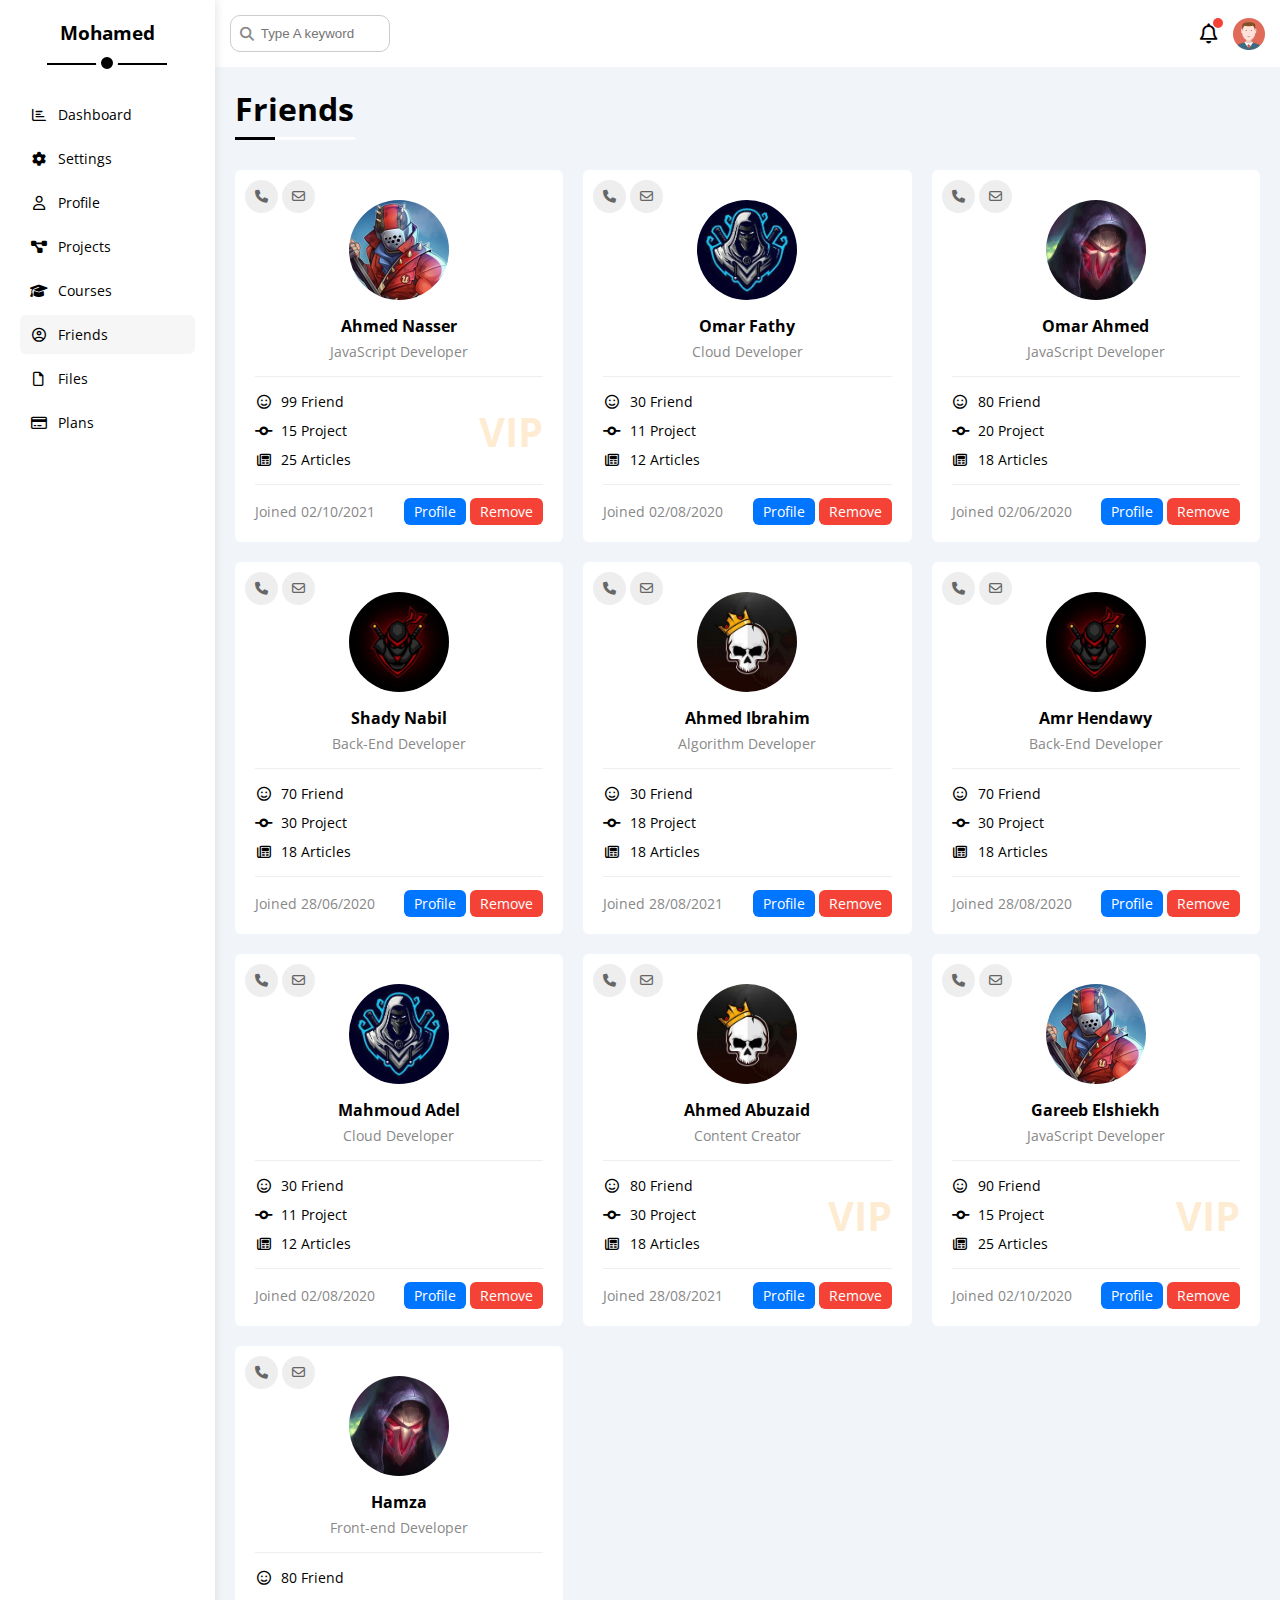
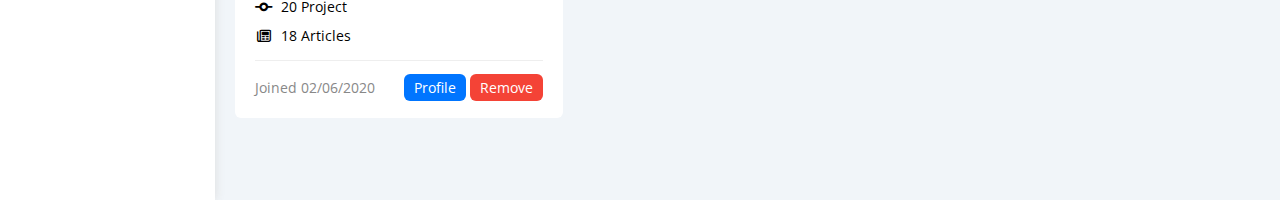
<file: friends.html>
<!DOCTYPE html>
<html lang="en">

<head>
  <meta charset="UTF-8">
  <meta http-equiv="X-UA-Compatible" content="IE=edge">
  <meta name="viewport" content="width=device-width, initial-scale=1.0">
  <title>Friends</title>
  <link rel="stylesheet" href="css/all.min.css" />
  <link rel="stylesheet" href="css/framework.css" />
  <link rel="stylesheet" href="css/master.css" />
  <link rel="preconnect" href="https://fonts.googleapis.com" />
  <link rel="preconnect" href="https://fonts.gstatic.com" crossorigin />
  <link href="https://fonts.googleapis.com/css2?family=Open+Sans:wght@300;500&display=swap" rel="stylesheet" />
</head>

<body>
  <div class="page d-flex">
    <div class="sidebar bg-white p-20 p-relative">
      <h3 class="p-relative txt-c mt-0">Mohamed</h3>
      <ul>
        <li>
          <a class="d-flex align-center fs-14 c-black rad-6 p-10" href="index.html">
            <i class="fa-regular fa-chart-bar fa-fw mr-10"></i>
            <span class="hide-mobile">Dashboard</span>
          </a>
        </li>
        <li>
          <a class="d-flex align-center fs-14 c-black rad-6 p-10" href="settings.html">
            <i class="fa-solid fa-gear fa-fw mr-10"></i>
            <span>Settings</span>
          </a>
        </li>
        <li>
          <a class="d-flex align-center fs-14 c-black rad-6 p-10" href="profile.html">
            <i class="fa-regular fa-user fa-fw mr-10"></i>
            <span>Profile</span>
          </a>
        </li>
        <li>
          <a class="d-flex align-center fs-14 c-black rad-6 p-10" href="projects.html">
            <i class="fa-solid fa-diagram-project fa-fw mr-10"></i>
            <span>Projects</span>
          </a>
        </li>
        <li>
          <a class="d-flex align-center fs-14 c-black rad-6 p-10" href="courses.html">
            <i class="fa-solid fa-graduation-cap fa-fw mr-10"></i>
            <span>Courses</span>
          </a>
        </li>
        <li>
          <a class="active d-flex align-center fs-14 c-black rad-6 p-10" href="friends.html">
            <i class="fa-regular fa-circle-user fa-fw mr-10"></i>
            <span>Friends</span>
          </a>
        </li>
        <li>
          <a class="d-flex align-center fs-14 c-black rad-6 p-10" href="files.html">
            <i class="fa-regular fa-file fa-fw mr-10"></i>
            <span>Files</span>
          </a>
        </li>
        <li>
          <a class="d-flex align-center fs-14 c-black rad-6 p-10" href="plans.html">
            <i class="fa-regular fa-credit-card fa-fw mr-10"></i>
            <span>Plans</span>
          </a>
        </li>

      </ul>
    </div>
    <div class="content w-full">
      <!-- Start Head -->
      <div class="head bg-white p-15 between-flex">
        <div class="search p-relative">
          <input class="p-10 rad-10" type="search" placeholder="Type A keyword">
        </div>
        <div class="icons d-flex align-center">
          <span class="notification p-relative">
            <i class="fa-regular fa-bell fa-lg"></i>
          </span>
          <img src="imgs/avatar.png" alt="">
        </div>
      </div>
      <!-- End Head -->
      <!-- Start Friends Page -->
      <h1 class="p-relative">Friends</h1>
      <div class="friends-page d-grid m-20 gap-20 ">
        <div class="friend bg-white p-20 rad-6 p-relative">
          <div class="contact">
            <i class="fa-solid fa-phone"></i>
            <i class="fa-regular fa-envelope"></i>
          </div>
          <div class="txt-c">
            <img class="rad-half mt-10 mb-10 w-100 h-100"src="imgs/friend-01.jpg" alt="">
            <h4 class="m-0">Ahmed Nasser</h4>
            <p class="fs-14 c-grey mt-5 mb-0">JavaScript Developer</p>
          </div>
          <div class="icons pt-15 pb-15 mt-15 mb-15 fs-14 p-relative">
            <div class="mb-10">
              <i class="fa-regular fa-face-smile fa-fw"></i>
              <span>99 Friend</span>
            </div>
            <div class="mb-10">
              <i class="fa-solid fa-code-commit fa-fw"></i>
              <span>15 Project</span>
            </div>
            <div>
              <i class="fa-regular fa-newspaper fa-fw"></i>
              <span>25 Articles</span>
            </div>
            <span class="vip fw-bold c-orange">VIP</span>
          </div>
          <div class="info between-flex">
            <span class="c-grey fs-14">Joined 02/10/2021</span>
            <div>
              <a class="c-white bg-blue btn-shape fs-14" href="profile.html">Profile</a>
              <a class="c-white bg-red btn-shape fs-14" href="#">Remove</a>
            </div>
          </div>
        </div>
        <div class="friend bg-white p-20 rad-6 p-relative">
          <div class="contact">
            <i class="fa-solid fa-phone"></i>
            <i class="fa-regular fa-envelope"></i>
          </div>
          <div class="txt-c">
            <img class="rad-half mt-10 mb-10 w-100 h-100"src="imgs/friend-02.jpg" alt="">
            <h4 class="m-0">Omar Fathy</h4>
            <p class="fs-14 c-grey mt-5 mb-0">Cloud Developer</p>
          </div>
          <div class="icons pt-15 pb-15 mt-15 mb-15 fs-14 p-relative">
            <div class="mb-10">
              <i class="fa-regular fa-face-smile fa-fw"></i>
              <span>30 Friend</span>
            </div>
            <div class="mb-10">
              <i class="fa-solid fa-code-commit fa-fw"></i>
              <span>11 Project</span>
            </div>
            <div>
              <i class="fa-regular fa-newspaper fa-fw"></i>
              <span>12 Articles</span>
            </div>
          </div>
          <div class="info between-flex">
            <span class="c-grey fs-14">Joined 02/08/2020</span>
            <div>
              <a class="c-white bg-blue btn-shape fs-14" href="profile.html">Profile</a>
              <a class="c-white bg-red btn-shape fs-14" href="#">Remove</a>
            </div>
          </div>
        </div>
        <div class="friend bg-white p-20 rad-6 p-relative">
          <div class="contact">
            <i class="fa-solid fa-phone"></i>
            <i class="fa-regular fa-envelope"></i>
          </div>
          <div class="txt-c">
            <img class="rad-half mt-10 mb-10 w-100 h-100"src="imgs/friend-03.jpg" alt="">
            <h4 class="m-0">Omar Ahmed</h4>
            <p class="fs-14 c-grey mt-5 mb-0">JavaScript Developer</p>
          </div>
          <div class="icons pt-15 pb-15 mt-15 mb-15 fs-14 p-relative">
            <div class="mb-10">
              <i class="fa-regular fa-face-smile fa-fw"></i>
              <span>80 Friend</span>
            </div>
            <div class="mb-10">
              <i class="fa-solid fa-code-commit fa-fw"></i>
              <span>20 Project</span>
            </div>
            <div>
              <i class="fa-regular fa-newspaper fa-fw"></i>
              <span>18 Articles</span>
            </div>
            
          </div>
          <div class="info between-flex">
            <span class="c-grey fs-14">Joined 02/06/2020</span>
            <div>
              <a class="c-white bg-blue btn-shape fs-14" href="profile.html">Profile</a>
              <a class="c-white bg-red btn-shape fs-14" href="#">Remove</a>
            </div>
          </div>


        </div>
        <div class="friend bg-white p-20 rad-6 p-relative">
          <div class="contact">
            <i class="fa-solid fa-phone"></i>
            <i class="fa-regular fa-envelope"></i>
          </div>
          <div class="txt-c">
            <img class="rad-half mt-10 mb-10 w-100 h-100"src="imgs/friend-04.jpg" alt="">
            <h4 class="m-0">Shady Nabil</h4>
            <p class="fs-14 c-grey mt-5 mb-0">Back-End Developer</p>
          </div>
          <div class="icons pt-15 pb-15 mt-15 mb-15 fs-14 p-relative">
            <div class="mb-10">
              <i class="fa-regular fa-face-smile fa-fw"></i>
              <span>70 Friend</span>
            </div>
            <div class="mb-10">
              <i class="fa-solid fa-code-commit fa-fw"></i>
              <span>30 Project</span>
            </div>
            <div>
              <i class="fa-regular fa-newspaper fa-fw"></i>
              <span>18 Articles</span>
            </div>
            
          </div>
          <div class="info between-flex">
            <span class="c-grey fs-14">Joined 28/06/2020</span>
            <div>
              <a class="c-white bg-blue btn-shape fs-14" href="profile.html">Profile</a>
              <a class="c-white bg-red btn-shape fs-14" href="#">Remove</a>
            </div>
          </div>


        </div>
        <div class="friend bg-white p-20 rad-6 p-relative">
          <div class="contact">
            <i class="fa-solid fa-phone"></i>
            <i class="fa-regular fa-envelope"></i>
          </div>
          <div class="txt-c">
            <img class="rad-half mt-10 mb-10 w-100 h-100"src="imgs/friend-05.jpg" alt="">
            <h4 class="m-0">Ahmed Ibrahim</h4>
            <p class="fs-14 c-grey mt-5 mb-0">Algorithm Developer</p>
          </div>
          <div class="icons pt-15 pb-15 mt-15 mb-15 fs-14 p-relative">
            <div class="mb-10">
              <i class="fa-regular fa-face-smile fa-fw"></i>
              <span>30 Friend</span>
            </div>
            <div class="mb-10">
              <i class="fa-solid fa-code-commit fa-fw"></i>
              <span>18 Project</span>
            </div>
            <div>
              <i class="fa-regular fa-newspaper fa-fw"></i>
              <span>18 Articles</span>
            </div>
           
          </div>
          <div class="info between-flex">
            <span class="c-grey fs-14">Joined 28/08/2021</span>
            <div>
              <a class="c-white bg-blue btn-shape fs-14" href="profile.html">Profile</a>
              <a class="c-white bg-red btn-shape fs-14" href="#">Remove</a>
            </div>
          </div>


        </div>
        <div class="friend bg-white p-20 rad-6 p-relative">
          <div class="contact">
            <i class="fa-solid fa-phone"></i>
            <i class="fa-regular fa-envelope"></i>
          </div>
          <div class="txt-c">
            <img class="rad-half mt-10 mb-10 w-100 h-100"src="imgs/friend-04.jpg" alt="">
            <h4 class="m-0">Amr Hendawy</h4>
            <p class="fs-14 c-grey mt-5 mb-0">Back-End Developer</p>
          </div>
          <div class="icons pt-15 pb-15 mt-15 mb-15 fs-14 p-relative">
            <div class="mb-10">
              <i class="fa-regular fa-face-smile fa-fw"></i>
              <span>70 Friend</span>
            </div>
            <div class="mb-10">
              <i class="fa-solid fa-code-commit fa-fw"></i>
              <span>30 Project</span>
            </div>
            <div>
              <i class="fa-regular fa-newspaper fa-fw"></i>
              <span>18 Articles</span>
            </div>
           
          </div>
          <div class="info between-flex">
            <span class="c-grey fs-14">Joined 28/08/2020</span>
            <div>
              <a class="c-white bg-blue btn-shape fs-14" href="profile.html">Profile</a>
              <a class="c-white bg-red btn-shape fs-14" href="#">Remove</a>
            </div>
          </div>


        </div>
        <div class="friend bg-white p-20 rad-6 p-relative">
          <div class="contact">
            <i class="fa-solid fa-phone"></i>
            <i class="fa-regular fa-envelope"></i>
          </div>
          <div class="txt-c">
            <img class="rad-half mt-10 mb-10 w-100 h-100"src="imgs/friend-02.jpg" alt="">
            <h4 class="m-0">Mahmoud Adel</h4>
            <p class="fs-14 c-grey mt-5 mb-0">Cloud Developer</p>
          </div>
          <div class="icons pt-15 pb-15 mt-15 mb-15 fs-14 p-relative">
            <div class="mb-10">
              <i class="fa-regular fa-face-smile fa-fw"></i>
              <span>30 Friend</span>
            </div>
            <div class="mb-10">
              <i class="fa-solid fa-code-commit fa-fw"></i>
              <span>11 Project</span>
            </div>
            <div>
              <i class="fa-regular fa-newspaper fa-fw"></i>
              <span>12 Articles</span>
            </div>
        
          </div>
          <div class="info between-flex">
            <span class="c-grey fs-14">Joined 02/08/2020</span>
            <div>
              <a class="c-white bg-blue btn-shape fs-14" href="profile.html">Profile</a>
              <a class="c-white bg-red btn-shape fs-14" href="#">Remove</a>
            </div>
          </div>


        </div>
        <div class="friend bg-white p-20 rad-6 p-relative">
          <div class="contact">
            <i class="fa-solid fa-phone"></i>
            <i class="fa-regular fa-envelope"></i>
          </div>
          <div class="txt-c">
            <img class="rad-half mt-10 mb-10 w-100 h-100"src="imgs/friend-05.jpg" alt="">
            <h4 class="m-0">Ahmed Abuzaid</h4>
            <p class="fs-14 c-grey mt-5 mb-0">Content Creator</p>
          </div>
          <div class="icons pt-15 pb-15 mt-15 mb-15 fs-14 p-relative">
            <div class="mb-10">
              <i class="fa-regular fa-face-smile fa-fw"></i>
              <span>80 Friend</span>
            </div>
            <div class="mb-10">
              <i class="fa-solid fa-code-commit fa-fw"></i>
              <span>30 Project</span>
            </div>
            <div>
              <i class="fa-regular fa-newspaper fa-fw"></i>
              <span>18 Articles</span>
            </div>
            <span class="vip fw-bold c-orange">VIP</span>
          </div>
          <div class="info between-flex">
            <span class="c-grey fs-14">Joined 28/08/2021</span>
            <div>
              <a class="c-white bg-blue btn-shape fs-14" href="profile.html">Profile</a>
              <a class="c-white bg-red btn-shape fs-14" href="#">Remove</a>
            </div>
          </div>


        </div>
        <div class="friend bg-white p-20 rad-6 p-relative">
          <div class="contact">
            <i class="fa-solid fa-phone"></i>
            <i class="fa-regular fa-envelope"></i>
          </div>
          <div class="txt-c">
            <img class="rad-half mt-10 mb-10 w-100 h-100"src="imgs/friend-01.jpg" alt="">
            <h4 class="m-0">Gareeb Elshiekh</h4>
            <p class="fs-14 c-grey mt-5 mb-0">JavaScript Developer</p>
          </div>
          <div class="icons pt-15 pb-15 mt-15 mb-15 fs-14 p-relative">
            <div class="mb-10">
              <i class="fa-regular fa-face-smile fa-fw"></i>
              <span>90 Friend</span>
            </div>
            <div class="mb-10">
              <i class="fa-solid fa-code-commit fa-fw"></i>
              <span>15 Project</span>
            </div>
            <div>
              <i class="fa-regular fa-newspaper fa-fw"></i>
              <span>25 Articles</span>
            </div>
            <span class="vip fw-bold c-orange">VIP</span>
          </div>
          <div class="info between-flex">
            <span class="c-grey fs-14">Joined 02/10/2020</span>
            <div>
              <a class="c-white bg-blue btn-shape fs-14" href="profile.html">Profile</a>
              <a class="c-white bg-red btn-shape fs-14" href="#">Remove</a>
            </div>
          </div>


        </div>
        <div class="friend bg-white p-20 rad-6 p-relative">
          <div class="contact">
            <i class="fa-solid fa-phone"></i>
            <i class="fa-regular fa-envelope"></i>
          </div>
          <div class="txt-c">
            <img class="rad-half mt-10 mb-10 w-100 h-100"src="imgs/friend-03.jpg" alt="">
            <h4 class="m-0">Hamza</h4>
            <p class="fs-14 c-grey mt-5 mb-0">Front-end Developer</p>
          </div>
          <div class="icons pt-15 pb-15 mt-15 mb-15 fs-14 p-relative">
            <div class="mb-10">
              <i class="fa-regular fa-face-smile fa-fw"></i>
              <span>80 Friend</span>
            </div>
            <div class="mb-10">
              <i class="fa-solid fa-code-commit fa-fw"></i>
              <span>20 Project</span>
            </div>
            <div>
              <i class="fa-regular fa-newspaper fa-fw"></i>
              <span>18 Articles</span>
            </div>
            
          </div>
          <div class="info between-flex">
            <span class="c-grey fs-14">Joined 02/06/2020</span>
            <div>
              <a class="c-white bg-blue btn-shape fs-14" href="profile.html">Profile</a>
              <a class="c-white bg-red btn-shape fs-14" href="#">Remove</a>
            </div>
          </div>
        </div>

      </div>
    </div>
  </div>

</body>
</html>
</file>
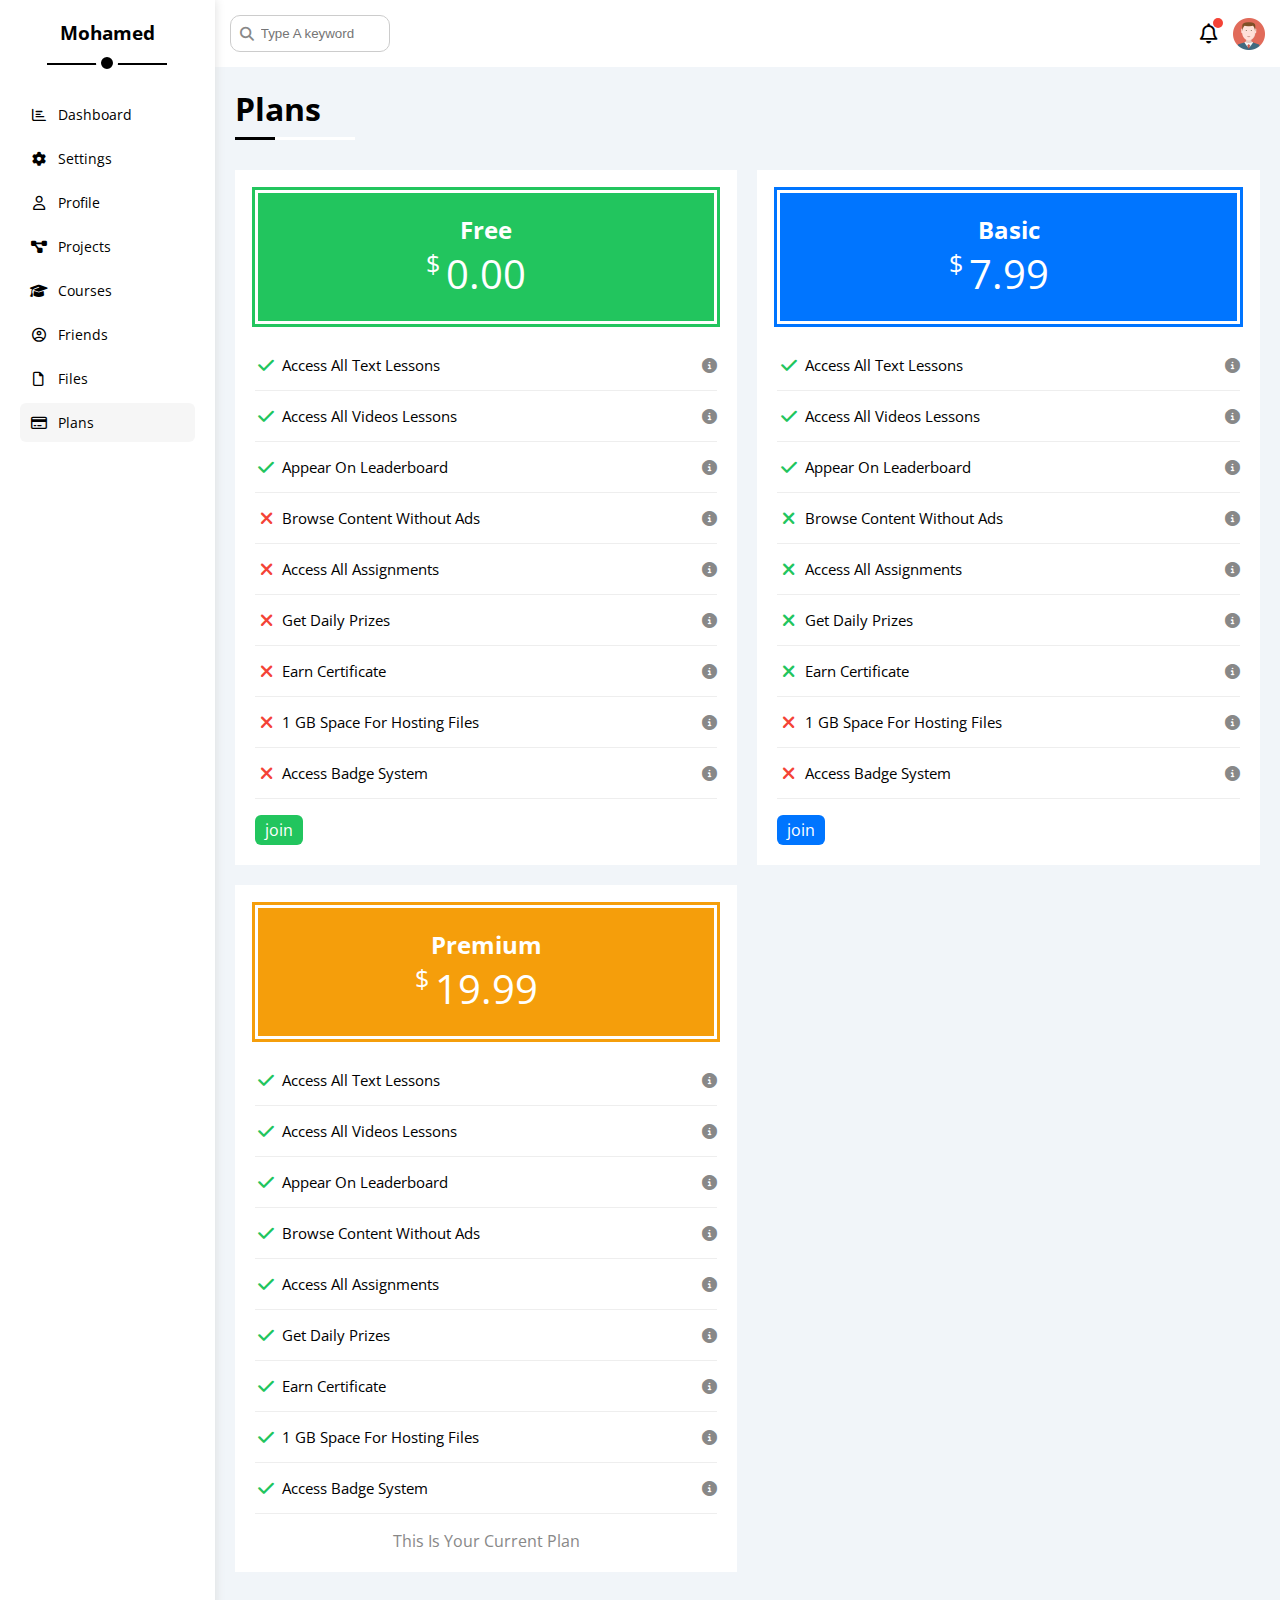
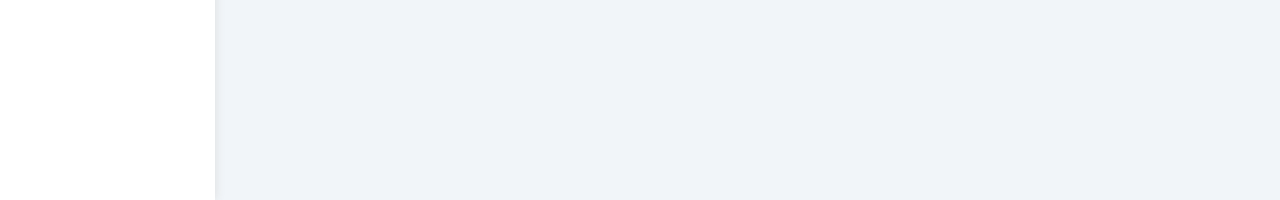
<file: plans.html>
<!DOCTYPE html>
<html lang="en">

<head>
  <meta charset="UTF-8">
  <meta http-equiv="X-UA-Compatible" content="IE=edge">
  <meta name="viewport" content="width=device-width, initial-scale=1.0">
  <title>Plans</title>
  <link rel="stylesheet" href="css/all.min.css" />
  <link rel="stylesheet" href="css/framework.css" />
  <link rel="stylesheet" href="css/master.css" />
  <link rel="preconnect" href="https://fonts.googleapis.com" />
  <link rel="preconnect" href="https://fonts.gstatic.com" crossorigin />
  <link href="https://fonts.googleapis.com/css2?family=Open+Sans:wght@300;500&display=swap" rel="stylesheet" />
</head>

<body>
  <div class="page d-flex">
    <div class="sidebar bg-white p-20 p-relative">
      <h3 class="p-relative txt-c mt-0">Mohamed</h3>
      <ul>
        <li>
          <a class="d-flex align-center fs-14 c-black rad-6 p-10" href="index.html">
            <i class="fa-regular fa-chart-bar fa-fw mr-10"></i>
            <span class="hide-mobile">Dashboard</span>
          </a>
        </li>
        <li>
          <a class="d-flex align-center fs-14 c-black rad-6 p-10" href="settings.html">
            <i class="fa-solid fa-gear fa-fw mr-10"></i>
            <span>Settings</span>
          </a>
        </li>
        <li>
          <a class="d-flex align-center fs-14 c-black rad-6 p-10" href="profile.html">
            <i class="fa-regular fa-user fa-fw mr-10"></i>
            <span>Profile</span>
          </a>
        </li>
        <li>
          <a class="d-flex align-center fs-14 c-black rad-6 p-10" href="projects.html">
            <i class="fa-solid fa-diagram-project fa-fw mr-10"></i>
            <span>Projects</span>
          </a>
        </li>
        <li>
          <a class="d-flex align-center fs-14 c-black rad-6 p-10" href="courses.html">
            <i class="fa-solid fa-graduation-cap fa-fw mr-10"></i>
            <span>Courses</span>
          </a>
        </li>
        <li>
          <a class="d-flex align-center fs-14 c-black rad-6 p-10" href="friends.html">
            <i class="fa-regular fa-circle-user fa-fw mr-10"></i>
            <span>Friends</span>
          </a>
        </li>
        <li>
          <a class="d-flex align-center fs-14 c-black rad-6 p-10" href="files.html">
            <i class="fa-regular fa-file fa-fw mr-10"></i>
            <span>Files</span>
          </a>
        </li>
        <li>
          <a class="active d-flex align-center fs-14 c-black rad-6 p-10" href="plans.html">
            <i class="fa-regular fa-credit-card fa-fw mr-10"></i>
            <span>Plans</span>
          </a>
        </li>

      </ul>
    </div>
    <div class="content w-full">
      <!-- Start Head -->
      <div class="head bg-white p-15 between-flex">
        <div class="search p-relative">
          <input class="p-10 rad-10" type="search" placeholder="Type A keyword">
        </div>
        <div class="icons d-flex align-center">
          <span class="notification p-relative">
            <i class="fa-regular fa-bell fa-lg"></i>
          </span>
          <img src="imgs/avatar.png" alt="">
        </div>
      </div>
      <!-- End Head -->
      <!-- Start Friends Page -->
      <h1 class="p-relative">Plans</h1>
      <div class="plans-page d-grid m-20 gap-20">
        <div class="plan green bg-white p-20">
          <div class="top c-white p-20 bg-green txt-c">
            <h2 class="m-0 c-white">Free</h2>
            <div class="price c-white"><span>$</span>0.00</div>
          </div>
          <ul>
            <li>
              <i class="fa-solid fa-check fa-fw yes"></i>
              <span>Access All Text Lessons</span>
              <i class="fa-solid fa-circle-info help"></i>
            </li>
            <li>
              <i class="fa-solid fa-check fa-fw yes"></i>
              <span>Access All Videos Lessons</span>
              <i class="fa-solid fa-circle-info help"></i>
            </li>
            <li>
              <i class="fa-solid fa-check fa-fw yes"></i>
              <span>Appear On Leaderboard</span>
              <i class="fa-solid fa-circle-info help"></i>
            </li>
            <li>
              <i class="fa-solid fa-xmark fa-fw"></i>
              <span>Browse Content Without Ads</span>
              <i class="fa-solid fa-circle-info help"></i>
            </li>
            <li>
              <i class="fa-solid fa-xmark fa-fw"></i>
              <span>Access All Assignments</span>
              <i class="fa-solid fa-circle-info help"></i>
            </li>
            <li>
              <i class="fa-solid fa-xmark fa-fw"></i>
              <span>Get Daily Prizes</span>
              <i class="fa-solid fa-circle-info help"></i>
            </li>
            <li>
              <i class="fa-solid fa-xmark fa-fw"></i>
              <span>Earn Certificate</span>
              <i class="fa-solid fa-circle-info help"></i>
            </li>
            <li>
              <i class="fa-solid fa-xmark fa-fw"></i>
              <span>1 GB Space For Hosting Files</span>
              <i class="fa-solid fa-circle-info help"></i>
            </li>
            <li>
              <i class="fa-solid fa-xmark fa-fw"></i>
              <span>Access Badge System</span>
              <i class="fa-solid fa-circle-info help"></i>
            </li>
            </ul>
            <a class="c-white bg-green btn-shape d-block w-fit" href="#" >join</a>

        </div>
        <div class="plan blue bg-white p-20">
          <div class="top c-white p-20 bg-blue txt-c">
            <h2 class="m-0 c-white">Basic</h2>
            <div class="price c-white"><span>$</span>7.99</div>
          </div>
          <ul>
            <li>
              <i class="fa-solid fa-check fa-fw yes"></i>
              <span>Access All Text Lessons</span>
              <i class="fa-solid fa-circle-info help"></i>
            </li>
            <li>
              <i class="fa-solid fa-check fa-fw yes"></i>
              <span>Access All Videos Lessons</span>
              <i class="fa-solid fa-circle-info help"></i>
            </li>
            <li>
              <i class="fa-solid fa-check fa-fw yes"></i>
              <span>Appear On Leaderboard</span>
              <i class="fa-solid fa-circle-info help"></i>
            </li>
            <li>
              <i class="fa-solid fa-xmark fa-fw yes"></i>
              <span>Browse Content Without Ads</span>
              <i class="fa-solid fa-circle-info help"></i>
            </li>
            <li>
              <i class="fa-solid fa-xmark fa-fw yes"></i>
              <span>Access All Assignments</span>
              <i class="fa-solid fa-circle-info help"></i>
            </li>
            <li>
              <i class="fa-solid fa-xmark fa-fw yes"></i>
              <span>Get Daily Prizes</span>
              <i class="fa-solid fa-circle-info help"></i>
            </li>
            <li>
              <i class="fa-solid fa-xmark fa-fw yes"></i>
              <span>Earn Certificate</span>
              <i class="fa-solid fa-circle-info help"></i>
            </li>
            <li>
              <i class="fa-solid fa-xmark fa-fw"></i>
              <span>1 GB Space For Hosting Files</span>
              <i class="fa-solid fa-circle-info help"></i>
            </li>
            <li>
              <i class="fa-solid fa-xmark fa-fw"></i>
              <span>Access Badge System</span>
              <i class="fa-solid fa-circle-info help"></i>
            </li>
            </ul>
            <a class="c-white bg-blue btn-shape d-block w-fit" href="#" >join</a>

        </div>
        <div class="plan orange bg-white p-20">
          <div class="top c-white p-20 bg-orange txt-c">
            <h2 class="m-0 c-white">Premium</h2>
            <div class="price c-white"><span>$</span>19.99</div>
          </div>
          <ul>
            <li>
              <i class="fa-solid fa-check fa-fw yes"></i>
              <span>Access All Text Lessons</span>
              <i class="fa-solid fa-circle-info help"></i>
            </li>
            <li>
              <i class="fa-solid fa-check fa-fw yes"></i>
              <span>Access All Videos Lessons</span>
              <i class="fa-solid fa-circle-info help"></i>
            </li>
            <li>
              <i class="fa-solid fa-check fa-fw yes"></i>
              <span>Appear On Leaderboard</span>
              <i class="fa-solid fa-circle-info help"></i>
            </li>
            <li>
              <i class="fa-solid fa-check fa-fw yes"></i>
              <span>Browse Content Without Ads</span>
              <i class="fa-solid fa-circle-info help"></i>
            </li>
            <li>
              <i class="fa-solid fa-check fa-fw yes"></i>
              <span>Access All Assignments</span>
              <i class="fa-solid fa-circle-info help"></i>
            </li>
            <li>
              <i class="fa-solid fa-check fa-fw yes"></i>
              <span>Get Daily Prizes</span>
              <i class="fa-solid fa-circle-info help"></i>
            </li>
            <li>
              <i class="fa-solid fa-check fa-fw yes"></i>
              <span>Earn Certificate</span>
              <i class="fa-solid fa-circle-info help"></i>
            </li>
            <li>
              <i class="fa-solid fa-check fa-fw yes"></i>
              <span>1 GB Space For Hosting Files</span>
              <i class="fa-solid fa-circle-info help"></i>
            </li>
            <li>
              <i class="fa-solid fa-check fa-fw yes"></i>
              <span>Access Badge System</span>
              <i class="fa-solid fa-circle-info help"></i>
            </li>
            </ul>
            <p class="c-grey txt-c m-0">This Is Your Current Plan</p>

        </div>

      </div> 

    </div>


  </div>
  </div>
</body>

</html>
</file>
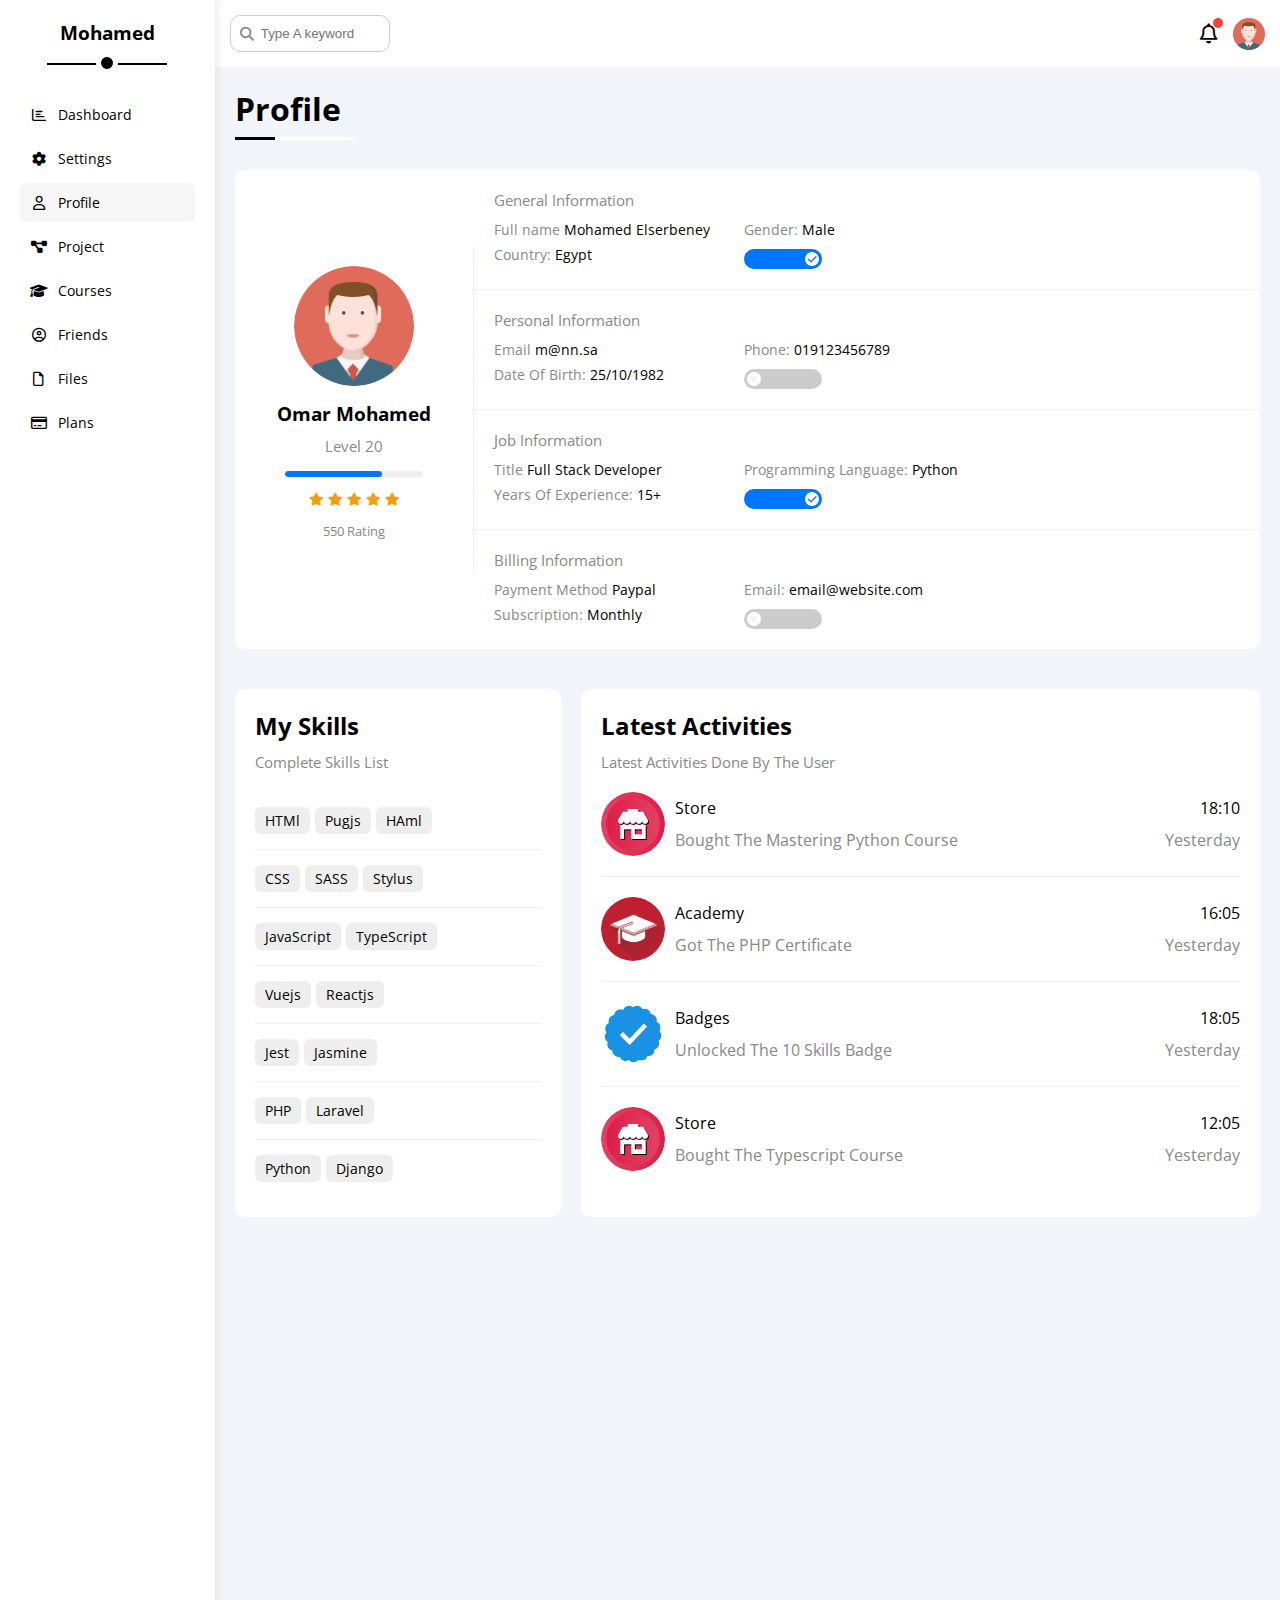
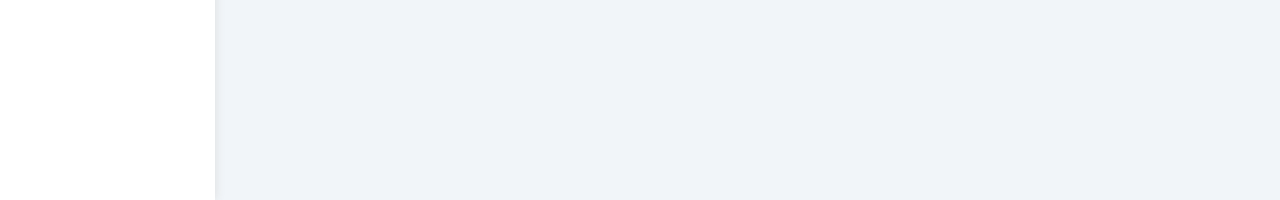
<file: profile.html>
<!DOCTYPE html>
<html lang="en">

<head>
  <meta charset="UTF-8">
  <meta http-equiv="X-UA-Compatible" content="IE=edge">
  <meta name="viewport" content="width=device-width, initial-scale=1.0">
  <title>Profile</title>
  <link rel="stylesheet" href="css/all.min.css" />
  <link rel="stylesheet" href="css/framework.css" />
  <link rel="stylesheet" href="css/master.css" />
  <link rel="preconnect" href="https://fonts.googleapis.com" />
  <link rel="preconnect" href="https://fonts.gstatic.com" crossorigin />
  <link href="https://fonts.googleapis.com/css2?family=Open+Sans:wght@300;500&display=swap" rel="stylesheet" />
</head>

<body>
  <div class="page d-flex">
    <div class="sidebar bg-white p-20 p-relative">
      <h3 class="p-relative txt-c mt-0">Mohamed</h3>
      <ul>
        <li>
          <a class="d-flex align-center fs-14 c-black rad-6 p-10" href="index.html">
            <i class="fa-regular fa-chart-bar fa-fw mr-10"></i>
            <span class="hide-mobile">Dashboard</span>
          </a>
        </li>
        <li>
          <a class="d-flex align-center fs-14 c-black rad-6 p-10" href="settings.html">
            <i class="fa-solid fa-gear fa-fw mr-10"></i>
            <span>Settings</span>
          </a>
        </li>
        <li>
          <a class="active d-flex align-center fs-14 c-black rad-6 p-10" href="profile.html">
            <i class="fa-regular fa-user fa-fw mr-10"></i>
            <span>Profile</span>
          </a>
        </li>
        <li>
          <a class="d-flex align-center fs-14 c-black rad-6 p-10" href="project.html">
            <i class="fa-solid fa-diagram-project fa-fw mr-10"></i>
            <span>Project</span>
          </a>
        </li>
        <li>
          <a class="d-flex align-center fs-14 c-black rad-6 p-10" href="courses.html">
            <i class="fa-solid fa-graduation-cap fa-fw mr-10"></i>
            <span>Courses</span>
          </a>
        </li>
        <li>
          <a class="d-flex align-center fs-14 c-black rad-6 p-10" href="friends.html">
            <i class="fa-regular fa-circle-user fa-fw mr-10"></i>
            <span>Friends</span>
          </a>
        </li>
        <li>
          <a class="d-flex align-center fs-14 c-black rad-6 p-10" href="files.html">
            <i class="fa-regular fa-file fa-fw mr-10"></i>
            <span>Files</span>
          </a>
        </li>
        <li>
          <a class="d-flex align-center fs-14 c-black rad-6 p-10" href="plans.html">
            <i class="fa-regular fa-credit-card fa-fw mr-10"></i>
            <span>Plans</span>
          </a>
        </li>

      </ul>
    </div>
    <div class="content w-full">
      <!-- Start Head -->
      <div class="head bg-white p-15 between-flex">
        <div class="search p-relative">
          <input class="p-10 rad-10" type="search" placeholder="Type A keyword">
        </div>
        <div class="icons d-flex align-center">
          <span class="notification p-relative">
            <i class="fa-regular fa-bell fa-lg"></i>
          </span>
          <img src="imgs/avatar.png" alt="">
        </div>
      </div>
      <!-- End Head -->
      <h1 class="p-relative">Profile</h1>
      <div class="profile-page m-20">
      <!-- ***Start Profile ***-->
        <!-- Start overview -->
        <div class="over-view bg-white rad-10 d-flex align-center">
        <div class="avatar-box txt-c p-20">
          <img class="rad-half mb-10" src="imgs/avatar.png" alt="">
          <h3 class="m-0">Omar Mohamed</h3>
          <p class="fs-15 c-grey mt-10">Level 20</p>
          <div class="level bg-eee rad-6 p-relative">
            <span style="width: 70%"></span>
          </div>
          <div class="rating mt-10">
            <i class="fa-solid fa-star c-orange fs-13"></i>
            <i class="fa-solid fa-star c-orange fs-13"></i>
            <i class="fa-solid fa-star c-orange fs-13"></i>
            <i class="fa-solid fa-star c-orange fs-13"></i>
            <i class="fa-solid fa-star c-orange fs-13"></i>
          </div>
          <p class="fs-13 c-grey">550 Rating</p>
        </div>
        <div class="info-box w-full txt-c-mobile">
          <!-- start Information Row -->
          <div class="box p-20 d-flex align-center">
            <h4 class="m-0 mb-10 fs-15 c-grey w-full">General Information</h4>
            <div class="fs-14">
              <span class="c-grey">Full name</span>
              <span>Mohamed Elserbeney</span>
            </div>
            <div class="fs-14">
              <span class="c-grey">Gender:</span>
              <span>Male</span>
            </div>
            <div class="fs-14">
              <span class="c-grey">Country:</span>
              <span>Egypt</span>
            </div>
            <div class="fs-14 mt-10">
              <label>
                <input class="toggle-checkbox" type="checkbox" checked />
                <div class="toggle-switch"></div>
              </label>
            </div>
          </div>
          <!-- start Information Row -->
          <div class="box p-20 d-flex align-center">
            <h4 class="m-0 mb-10 fs-15 c-grey w-full">Personal Information</h4>
            <div class="fs-14">
              <span class="c-grey">Email</span>
              <span>m@nn.sa</span>
            </div>
            <div class="fs-14">
              <span class="c-grey">Phone:</span>
              <span>019123456789</span>
            </div>
            <div class="fs-14">
              <span class="c-grey">Date Of Birth:</span>
              <span>25/10/1982</span>
            </div>
            <div class="fs-14 mt-10">
              <label>
                <input class="toggle-checkbox" type="checkbox" />
                <div class="toggle-switch"></div>
              </label>
            </div>
          </div>
          <!-- start Information Row -->
          <div class="box p-20 d-flex align-center">
            <h4 class="m-0 mb-10 fs-15 c-grey w-full">Job Information</h4>
            <div class="fs-14">
              <span class="c-grey">Title</span>
              <span>Full Stack Developer</span>
            </div>
            <div class="fs-14">
              <span class="c-grey">Programming Language:</span>
              <span>Python</span>
            </div>
            <div class="fs-14">
              <span class="c-grey">Years Of Experience:</span>
              <span>15+</span>
            </div>
            <div class="fs-14 mt-10">
              <label>
                <input class="toggle-checkbox" type="checkbox" checked />
                <div class="toggle-switch"></div>
              </label>
            </div>
          </div>
          <!-- start Information Row -->
          <div class="box p-20 d-flex align-center">
            <h4 class="m-0 mb-10 fs-15 c-grey w-full">Billing Information</h4>
            <div class="fs-14">
              <span class="c-grey">Payment Method</span>
              <span>Paypal</span>
            </div>
            <div class="fs-14">
              <span class="c-grey">Email:</span>
              <span>email@website.com</span>
            </div>
            <div class="fs-14">
              <span class="c-grey">Subscription:</span>
              <span>Monthly</span>
            </div>
            <div class="fs-14 mt-10 label">
              <label>
                <input class="toggle-checkbox" type="checkbox" />
                <div class="toggle-switch"></div>
              </label>
            </div>
          </div>
          <!-- End Information Row -->

          </div>
        </div>
        <!-- End Overview -->
        <!-- Start Other Data -->
        <div class="other-data d-flex gap-20 mt-20">
          <div class="skills-card bg-white p-20 rad-10 mt-20">
            <h2 class="mt-0 mb-10">My Skills</h2>
            <p class="fs-15 c-grey mt-0 mb-20">Complete Skills List</p>
            <ul class="m-0 txt-c-mobile">
              <li><span>HTMl</span><span>Pugjs</span><span>HAml</span></li>
              <li><span>CSS</span><span>SASS</span><span>Stylus</span></li>
              <li><span>JavaScript</span><span>TypeScript</span></li>
              <li><span>Vuejs</span><span>Reactjs</span></li>
              <li><span>Jest</span><span>Jasmine</span></li>
              <li><span>PHP</span><span>Laravel</span></li>
              <li><span>Python</span><span>Django</span></li>
            </ul>

          </div>
          <div class="activities bg-white p-20 rad-10 mt-20">
            <h2 class="mt-0 mb-10">Latest Activities</h2>
            <p class="fs-15 c-grey mt-0 mb-20">Latest Activities Done By The User</p>
            <div class="activity d-flex align-center mtxt-c-mobile">
              <img src="imgs/activity-01.png" alt="">
              <div class="info">
                <span class="d-block mb-10">Store</span>
                <span class="c-grey">Bought The Mastering Python Course</span>
              </div>
              <div class="time">
                <span class="d-block mb-10">18:10</span>
                <span class="c-grey">Yesterday</span>
              </div>
            </div>
            <div class="activity d-flex align-center txt-c-mobile">
              <img src="imgs/activity-02.png" alt="">
              <div class="info">
                <span class="d-block mb-10">Academy</span>
                <span class="c-grey">Got The PHP Certificate</span>
              </div>
              <div class="time">
                <span class="d-block mb-10">16:05</span>
                <span class="c-grey">Yesterday</span>
              </div>
            </div>
            <div class="activity d-flex align-center txt-c-mobile">
              <img src="imgs/activity-03.png" alt="">
              <div class="info">
                <span class="d-block mb-10">Badges</span>
                <span class="c-grey">Unlocked The 10 Skills Badge</span>
              </div>
              <div class="time">
                <span class="d-block mb-10">18:05</span>
                <span class="c-grey">Yesterday</span>
              </div>
            </div>
            <div class="activity d-flex align-center txt-c-mobile">
              <img src="imgs/activity-01.png" alt="">
              <div class="info">
                <span class="d-block mb-10">Store</span>
                <span class="c-grey">Bought The Typescript Course</span>
              </div>
              <div class="time">
                <span class="d-block mb-10">12:05</span>
                <span class="c-grey">Yesterday</span>
              </div>
            </div>

          </div>

        </div>
        <!-- ُEnd Other Data -->
      </div>
      <!--****** ٍEnd Profile******  -->
      
    </div>
  </div>
</body>
</html>
</file>
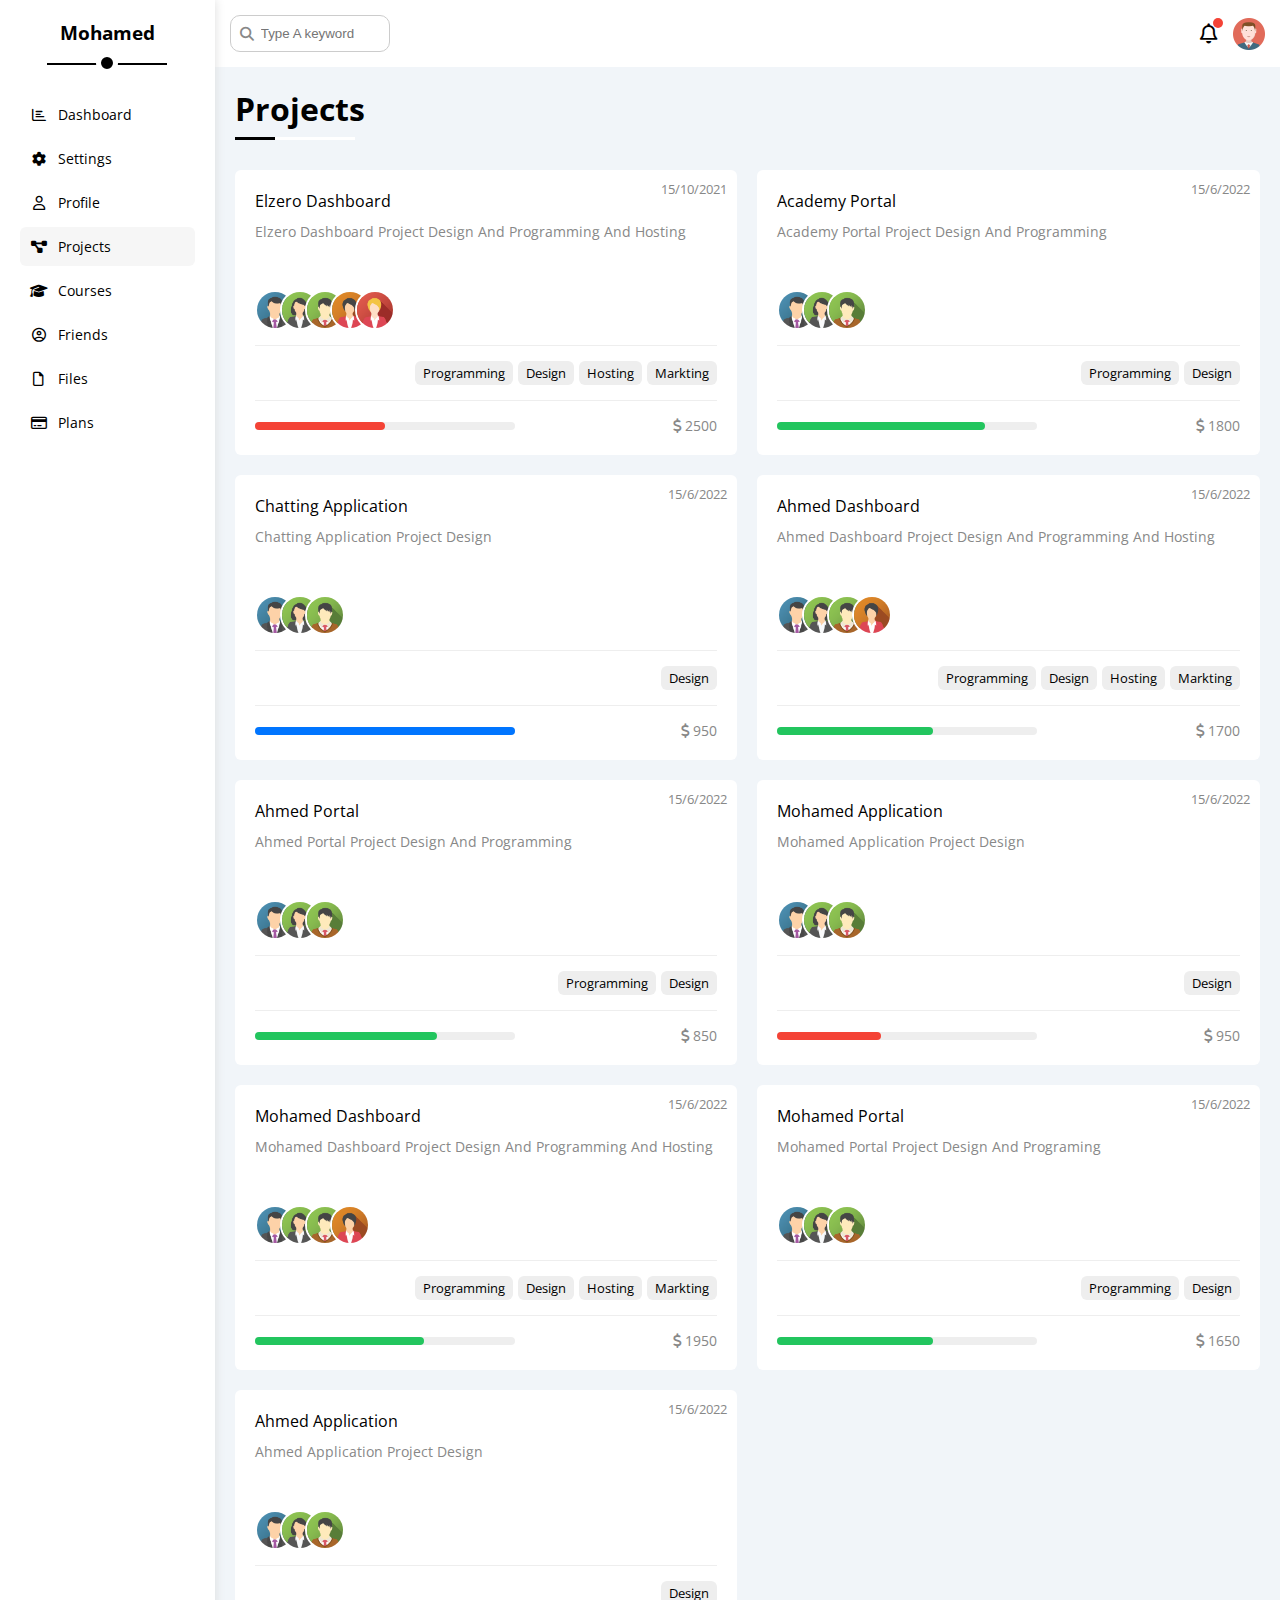
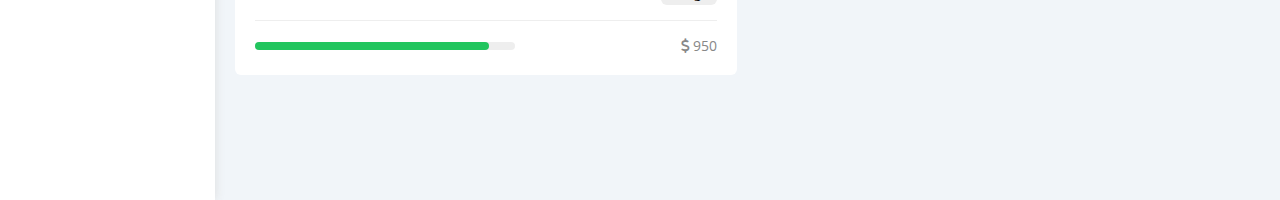
<file: projects.html>
<!DOCTYPE html>
<html lang="en">

<head>
  <meta charset="UTF-8">
  <meta http-equiv="X-UA-Compatible" content="IE=edge">
  <meta name="viewport" content="width=device-width, initial-scale=1.0">
  <title>Projects</title>
  <link rel="stylesheet" href="css/all.min.css" />
  <link rel="stylesheet" href="css/framework.css" />
  <link rel="stylesheet" href="css/master.css" />
  <link rel="preconnect" href="https://fonts.googleapis.com" />
  <link rel="preconnect" href="https://fonts.gstatic.com" crossorigin />
  <link href="https://fonts.googleapis.com/css2?family=Open+Sans:wght@300;500&display=swap" rel="stylesheet" />
</head>

<body>
  <div class="page d-flex">
    <div class="sidebar bg-white p-20 p-relative">
      <h3 class="p-relative txt-c mt-0">Mohamed</h3>
      <ul>
        <li>
          <a class="d-flex align-center fs-14 c-black rad-6 p-10" href="index.html">
            <i class="fa-regular fa-chart-bar fa-fw mr-10"></i>
            <span class="hide-mobile">Dashboard</span>
          </a>
        </li>
        <li>
          <a class="d-flex align-center fs-14 c-black rad-6 p-10" href="settings.html">
            <i class="fa-solid fa-gear fa-fw mr-10"></i>
            <span>Settings</span>
          </a>
        </li>
        <li>
          <a class="d-flex align-center fs-14 c-black rad-6 p-10" href="profile.html">
            <i class="fa-regular fa-user fa-fw mr-10"></i>
            <span>Profile</span>
          </a>
        </li>
        <li>
          <a class="active d-flex align-center fs-14 c-black rad-6 p-10" href="projects.html">
            <i class="fa-solid fa-diagram-project fa-fw mr-10"></i>
            <span>Projects</span>
          </a>
        </li>
        <li>
          <a class="d-flex align-center fs-14 c-black rad-6 p-10" href="courses.html">
            <i class="fa-solid fa-graduation-cap fa-fw mr-10"></i>
            <span>Courses</span>
          </a>
        </li>
        <li>
          <a class="d-flex align-center fs-14 c-black rad-6 p-10" href="friends.html">
            <i class="fa-regular fa-circle-user fa-fw mr-10"></i>
            <span>Friends</span>
          </a>
        </li>
        <li>
          <a class="d-flex align-center fs-14 c-black rad-6 p-10" href="files.html">
            <i class="fa-regular fa-file fa-fw mr-10"></i>
            <span>Files</span>
          </a>
        </li>
        <li>
          <a class="d-flex align-center fs-14 c-black rad-6 p-10" href="plans.html">
            <i class="fa-regular fa-credit-card fa-fw mr-10"></i>
            <span>Plans</span>
          </a>
        </li>

      </ul>
    </div>
    <div class="content w-full">
      <!-- Start Head -->
      <div class="head bg-white p-15 between-flex">
        <div class="search p-relative">
          <input class="p-10 rad-10" type="search" placeholder="Type A keyword">
        </div>
        <div class="icons d-flex align-center">
          <span class="notification p-relative">
            <i class="fa-regular fa-bell fa-lg"></i>
          </span>
          <img src="imgs/avatar.png" alt="">
        </div>
      </div>
      <!-- End Head -->
      <h1 class="p-relative">Projects</h1>
      
        <!-- ***Start Project ***-->
      <div class="projects-page d-grid m-20 gap-20">
        <div class="project bg-white p-20 rad-6 p-relative">
          <span class="fs-13 c-grey">15/10/2021</span>
          <h4 class="m-0 mb-10 fw-normal">Elzero Dashboard</h4>
          <p class="fs-14 c-grey mt-10">Elzero Dashboard Project Design And Programming And Hosting</p> 
          <div class="team mb-10">
           <a href="#">
            <img src="imgs/team-01.png" alt="">
           </a>
           <a href="#">
            <img src="imgs/team-02.png" alt="">
           </a>
           <a href="#">
            <img src="imgs/team-03.png" alt="">
           </a>
           <a href="#">
            <img src="imgs/team-04.png" alt="">
           </a>
           <a href="#">
            <img src="imgs/team-05.png" alt="">
           </a>
          </div>
          <div class="do d-flex pt-15 pb-15">
            <span class="fs-13 bg-eee rad-6">Programming</span>
            <span class="fs-13 bg-eee rad-6">Design</span>
            <span class="fs-13 bg-eee rad-6">Hosting</span>
            <span class="fs-13 bg-eee rad-6">Markting</span>
          </div>
          <div class="info between-flex mt-15">
            <div class="prog bg-eee rad-6 p-relative">
              <span class="bg-red rad-6" style="width: 50%"></span>
            </div>
            <div class="fs-14 c-grey">
              <i class="fa-solid fa-dollar-sign"></i>
              2500
            </div>
          </div>
        </div>
        <div class="project bg-white p-20 rad-6 p-relative">
          <span class="fs-13 c-grey">15/6/2022</span>
          <h4 class="m-0 mb-10 fw-normal">Academy Portal</h4>
          <p class="fs-14 c-grey mt-10">Academy Portal Project Design And Programming</p>
          <div class="team mb-10">
            <a href="#">
              <img src="imgs/team-01.png" alt="">
            </a>
            <a href="#">
              <img src="imgs/team-02.png" alt="">
            </a>
            <a href="#">
              <img src="imgs/team-03.png" alt="">
            </a>
           
          </div>
          <div class="do d-flex pt-15 pb-15">
            <span class="fs-13 bg-eee rad-6">Programming</span>
            <span class="fs-13 bg-eee rad-6">Design</span>
           
          </div>
          <div class="info between-flex mt-15">
            <div class="prog bg-eee rad-6 p-relative">
              <span class="bg-green rad-6" style="width: 80%"></span>
            </div>
            <div class="fs-14 c-grey">
              <i class="fa-solid fa-dollar-sign"></i>
              1800
            </div>
          </div>
        </div>
        <div class="project bg-white p-20 rad-6 p-relative">
          <span class="fs-13 c-grey">15/6/2022</span>
          <h4 class="m-0 mb-10 fw-normal">Chatting Application</h4>
          <p class="fs-14 c-grey mt-10">Chatting Application Project Design</p>
          <div class="team mb-10">
            <a href="#">
              <img src="imgs/team-01.png" alt="">
            </a>
            <a href="#">
              <img src="imgs/team-02.png" alt="">
            </a>
            <a href="#">
              <img src="imgs/team-03.png" alt="">
            </a>
           
          </div>
          <div class="do d-flex pt-15 pb-15">
            
            <span class="fs-13 bg-eee rad-6">Design</span>
          </div>
          <div class="info between-flex mt-15">
            <div class="prog bg-eee rad-6 p-relative">
              <span class="bg-blue rad-6" style="width: 100%"></span>
            </div>
            <div class="fs-14 c-grey">
              <i class="fa-solid fa-dollar-sign"></i>
              950
            </div>
          </div>
        </div>
        <div class="project bg-white p-20 rad-6 p-relative">
          <span class="fs-13 c-grey">15/6/2022</span>
          <h4 class="m-0 mb-10 fw-normal">Ahmed Dashboard</h4>
          <p class="fs-14 c-grey mt-10">Ahmed Dashboard Project Design And Programming And Hosting</p>
          <div class="team mb-10">
            <a href="#">
              <img src="imgs/team-01.png" alt="">
            </a>
            <a href="#">
              <img src="imgs/team-02.png" alt="">
            </a>
            <a href="#">
              <img src="imgs/team-03.png" alt="">
            </a>
            <a href="#">
              <img src="imgs/team-04.png" alt="">
            </a>
            
          </div>
          <div class="do d-flex pt-15 pb-15">
            <span class="fs-13 bg-eee rad-6">Programming</span>
            <span class="fs-13 bg-eee rad-6">Design</span>
            <span class="fs-13 bg-eee rad-6">Hosting</span>
            <span class="fs-13 bg-eee rad-6">Markting</span>
          </div>
          <div class="info between-flex mt-15">
            <div class="prog bg-eee rad-6 p-relative">
              <span class="bg-green rad-6" style="width: 60%"></span>
            </div>
            <div class="fs-14 c-grey">
              <i class="fa-solid fa-dollar-sign"></i>
              1700
            </div>
          </div>
        </div>
        <div class="project bg-white p-20 rad-6 p-relative">
          <span class="fs-13 c-grey">15/6/2022</span>
          <h4 class="m-0 mb-10 fw-normal">Ahmed Portal</h4>
          <p class="fs-14 c-grey mt-10">Ahmed Portal Project Design And Programming</p>
          <div class="team mb-10">
            <a href="#">
              <img src="imgs/team-01.png" alt="">
            </a>
            <a href="#">
              <img src="imgs/team-02.png" alt="">
            </a>
            <a href="#">
              <img src="imgs/team-03.png" alt="">
            </a>
          </div>
          <div class="do d-flex pt-15 pb-15">
            <span class="fs-13 bg-eee rad-6">Programming</span>
            <span class="fs-13 bg-eee rad-6">Design</span>
          </div>
          <div class="info between-flex mt-15">
            <div class="prog bg-eee rad-6 p-relative">
              <span class="bg-green rad-6" style="width: 70%"></span>
            </div>
            <div class="fs-14 c-grey">
              <i class="fa-solid fa-dollar-sign"></i>
              850
            </div>
          </div>
        </div>
        <div class="project bg-white p-20 rad-6 p-relative">
          <span class="fs-13 c-grey">15/6/2022</span>
          <h4 class="m-0 mb-10 fw-normal">Mohamed Application</h4>
          <p class="fs-14 c-grey mt-10">Mohamed Application Project Design</p>
          <div class="team mb-10">
            <a href="#">
              <img src="imgs/team-01.png" alt="">
            </a>
            <a href="#">
              <img src="imgs/team-02.png" alt="">
            </a>
            <a href="#">
              <img src="imgs/team-03.png" alt="">
            </a>
          </div>
          <div class="do d-flex pt-15 pb-15">
            <span class="fs-13 bg-eee rad-6">Design</span>
          </div>
          <div class="info between-flex mt-15">
            <div class="prog bg-eee rad-6 p-relative">
              <span class="bg-red rad-6" style="width: 40%"></span>
            </div>
            <div class="fs-14 c-grey">
              <i class="fa-solid fa-dollar-sign"></i>
              950
            </div>
          </div>
        </div>
        <div class="project bg-white p-20 rad-6 p-relative">
          <span class="fs-13 c-grey">15/6/2022</span>
          <h4 class="m-0 mb-10 fw-normal">Mohamed Dashboard</h4>
          <p class="fs-14 c-grey mt-10">Mohamed Dashboard Project Design And Programming And Hosting</p>
          <div class="team mb-10">
            <a href="#">
              <img src="imgs/team-01.png" alt="">
            </a>
            <a href="#">
              <img src="imgs/team-02.png" alt="">
            </a>
            <a href="#">
              <img src="imgs/team-03.png" alt="">
            </a>
            <a href="#">
              <img src="imgs/team-04.png" alt="">
            </a>
          </div>
          <div class="do d-flex pt-15 pb-15">
            <span class="fs-13 bg-eee rad-6">Programming</span>
            <span class="fs-13 bg-eee rad-6">Design</span>
            <span class="fs-13 bg-eee rad-6">Hosting</span>
            <span class="fs-13 bg-eee rad-6">Markting</span>
          </div>
          <div class="info between-flex mt-15">
            <div class="prog bg-eee rad-6 p-relative">
              <span class="bg-green rad-6" style="width: 65%"></span>
            </div>
            <div class="fs-14 c-grey">
              <i class="fa-solid fa-dollar-sign"></i>
              1950
            </div>
          </div>
        </div>
        <div class="project bg-white p-20 rad-6 p-relative">
          <span class="fs-13 c-grey">15/6/2022</span>
          <h4 class="m-0 mb-10 fw-normal">Mohamed Portal</h4>
          <p class="fs-14 c-grey mt-10">Mohamed Portal Project Design And Programing</p>
          <div class="team mb-10">
            <a href="#">
              <img src="imgs/team-01.png" alt="">
            </a>
            <a href="#">
              <img src="imgs/team-02.png" alt="">
            </a>
            <a href="#">
              <img src="imgs/team-03.png" alt="">
            </a>
          </div>
          <div class="do d-flex pt-15 pb-15">
            <span class="fs-13 bg-eee rad-6">Programming</span>
            <span class="fs-13 bg-eee rad-6">Design</span>
          </div>
          <div class="info between-flex mt-15">
            <div class="prog bg-eee rad-6 p-relative">
              <span class="bg-green rad-6" style="width: 60%"></span>
            </div>
            <div class="fs-14 c-grey">
              <i class="fa-solid fa-dollar-sign"></i>
              1650
            </div>
          </div>
        </div>
        <div class="project bg-white p-20 rad-6 p-relative">
          <span class="fs-13 c-grey">15/6/2022</span>
          <h4 class="m-0 mb-10 fw-normal">Ahmed Application</h4>
          <p class="fs-14 c-grey mt-10">Ahmed Application Project Design</p>
          <div class="team mb-10">
            <a href="#">
              <img src="imgs/team-01.png" alt="">
            </a>
            <a href="#">
              <img src="imgs/team-02.png" alt="">
            </a>
            <a href="#">
              <img src="imgs/team-03.png" alt="">
            </a>
          </div>
          <div class="do d-flex pt-15 pb-15">
            <span class="fs-13 bg-eee rad-6">Design</span>
          </div>
          <div class="info between-flex mt-15">
            <div class="prog bg-eee rad-6 p-relative">
              <span class="bg-green rad-6" style="width: 90%"></span>
            </div>
            <div class="fs-14 c-grey">
              <i class="fa-solid fa-dollar-sign"></i>
              950
            </div>
          </div>
        </div>
        
      </div>


    
    
      
      <!--****** ٍEnd Project******  -->
  </div>
  </div>
</body>

</html>
</file>
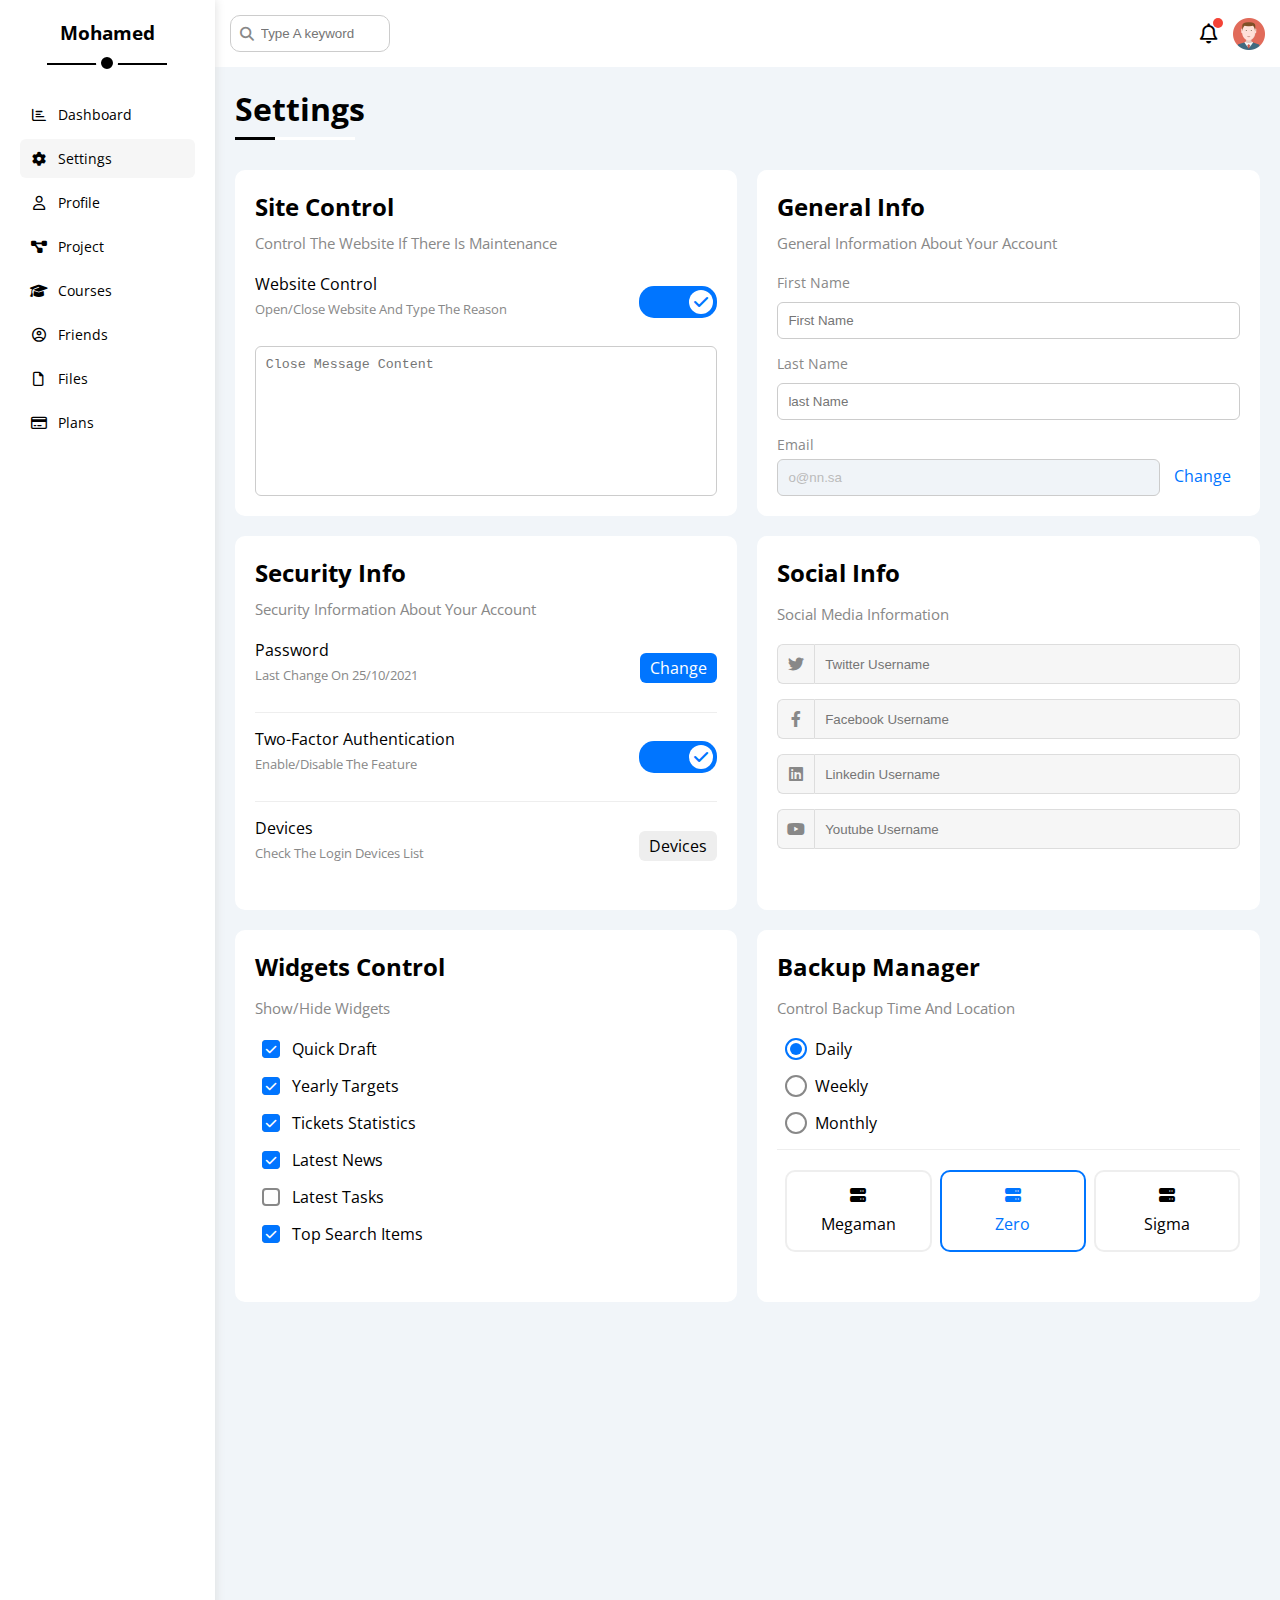
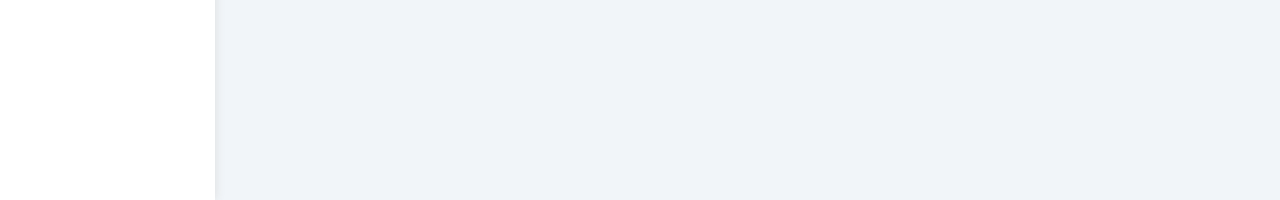
<file: settings.html>
<!DOCTYPE html>
<html lang="en">

<head>
  <meta charset="UTF-8">
  <meta http-equiv="X-UA-Compatible" content="IE=edge">
  <meta name="viewport" content="width=device-width, initial-scale=1.0">
  <title>Settings</title>
  <link rel="stylesheet" href="css/all.min.css" />
  <link rel="stylesheet" href="css/framework.css" />
  <link rel="stylesheet" href="css/master.css" />
  <link rel="preconnect" href="https://fonts.googleapis.com" />
  <link rel="preconnect" href="https://fonts.gstatic.com" crossorigin />
  <link href="https://fonts.googleapis.com/css2?family=Open+Sans:wght@300;500&display=swap" rel="stylesheet" />
</head>

<body>
  <div class="page d-flex">
    <div class="sidebar bg-white p-20 p-relative">
      <h3 class="p-relative txt-c mt-0">Mohamed</h3>
      <ul>
        <li>
          <a class="d-flex align-center fs-14 c-black rad-6 p-10" href="index.html">
            <i class="fa-regular fa-chart-bar fa-fw mr-10"></i>
            <span class="hide-mobile">Dashboard</span>
          </a>
        </li>
        <li>
          <a class="active d-flex align-center fs-14 c-black rad-6 p-10" href="settings.html">
            <i class="fa-solid fa-gear fa-fw mr-10"></i>
            <span>Settings</span>
          </a>
        </li>
        <li>
          <a class="d-flex align-center fs-14 c-black rad-6 p-10" href="profile.html">
            <i class="fa-regular fa-user fa-fw mr-10"></i>
            <span>Profile</span>
          </a>
        </li>
        <li>
          <a class="d-flex align-center fs-14 c-black rad-6 p-10" href="project.html">
            <i class="fa-solid fa-diagram-project fa-fw mr-10"></i>
            <span>Project</span>
          </a>
        </li>
        <li>
          <a class="d-flex align-center fs-14 c-black rad-6 p-10" href="courses.html">
            <i class="fa-solid fa-graduation-cap fa-fw mr-10"></i>
            <span>Courses</span>
          </a>
        </li>
        <li>
          <a class="d-flex align-center fs-14 c-black rad-6 p-10" href="friends.html">
            <i class="fa-regular fa-circle-user fa-fw mr-10"></i>
            <span>Friends</span>
          </a>
        </li>
        <li>
          <a class="d-flex align-center fs-14 c-black rad-6 p-10" href="files.html">
            <i class="fa-regular fa-file fa-fw mr-10"></i>
            <span>Files</span>
          </a>
        </li>
        <li>
          <a class="d-flex align-center fs-14 c-black rad-6 p-10" href="plans.html">
            <i class="fa-regular fa-credit-card fa-fw mr-10"></i>
            <span>Plans</span>
          </a>
        </li>

      </ul>
    </div>
    <div class="content w-full">
      <!-- Start Head -->
      <div class="head bg-white p-15 between-flex">
        <div class="search p-relative">
          <input class="p-10 rad-10" type="search" placeholder="Type A keyword">
        </div>
        <div class="icons d-flex align-center">
          <span class="notification p-relative">
            <i class="fa-regular fa-bell fa-lg"></i>
          </span>
          <img src="imgs/avatar.png" alt="">
        </div>
      </div>
      <!-- End Head -->
      <h1 class="p-relative">Settings</h1>
      <div class="settings-page m-20 d-grid gap-20">
        <!-- **********start Setting Box ************------------------------------->
        <!-- ***Site Control Box*** -->
        <div class="p-20 bg-white rad-10">
          <h2 class="mt-0 mb-10">Site Control</h2>
          <p class="mt-0 mb-20 fs-15 c-grey">Control The Website If There Is Maintenance</p>
          <div class="between-flex mb-15">
            <div>
              <span class="mb-5">Website Control</span>
              <p class="fs-13 c-grey mb-0 mt-5">Open/Close Website And Type The Reason</p>
            </div>
            <div>
              <label>
                <input class="toggle-checkbox" type="checkbox" checked>
                <div class="toggle-switch"></div>
              </label>
            </div>
          </div>
          <textarea class="close-message w-full rad-6 p-10 d-block" placeholder="Close Message Content"></textarea>
        </div>
        <!-- ***General Info Box***-------- -->
        <div class="p-20 bg-white rad-10">
          <h2 class="mt-0 mb-10">General Info</h2>
          <p class="mt-0 mb-20 fs-15 c-grey">General Information About Your Account</p>
          <div class="mb-15">
            <label class="d-block fs-14 c-grey mb-10" for="first">First Name</label>
            <input class="p-10 d-block w-full rad-6 b-none border-ccc" type="text" id="first" placeholder="First Name"/>
          </div>
          <div class="mb-15 ">
            <label class="d-block fs-14 c-grey mb-10" for="second">Last Name</label>
            <input class="p-10 d-block w-full rad-6 b-none border-ccc" type="text" id="second" placeholder="last Name"/>
          </div>
          <div>
            <label class="d-block fs-14 c-grey mb-5" for="email">Email</label>
            <input class="email p-10 mr-10 rad-6 border-ccc" type="email" id="email" value="o@nn.sa" disabled />
          <a class="c-blue" href="#">Change</a>
          </div>
        </div>
        <!-- ***Seurity Info Box***---------- -->
        <div class="security-box p-20 bg-white rad-10">
          <h2 class="mt-0 mb-10">Security Info</h2>
          <p class="mt-0 mb-20 fs-15 c-grey">Security Information About Your Account</p>
          <div class="between-flex mb-15 pb-15 b-bottom-eee">
            <div>
              <span class="mb-5">Password</span>
              <p class="fs-13 c-grey mb-0 mt-5">Last Change On 25/10/2021</p>
            </div>
            <a class="button bg-blue c-white btn-shape" href="#">Change</a>
          </div>
          <div class="between-flex mb-15 pt-5 pb-15 b-bottom-eee">
            <div>
              <span class="mb-5">Two-Factor Authentication</span>
              <p class="fs-13 c-grey mb-0 mt-5">Enable/Disable The Feature</p>
            </div>
            <div>
              <label>
                <input class="toggle-checkbox" type="checkbox" checked />
                <div class="toggle-switch"></div>
              </label>
            </div>
          </div>
          <div class="between-flex mb-15">
            <div>
              <span class="mb-5">Devices</span>
              <p class="fs-13 c-grey mb-0 mt-5">Check The Login Devices List</p>
            </div>
            <a class="bg-eee c-black btn-shape" href="#">Devices</a>
          </div>
        </div>
        <!--*** Start Social Info***----------- -->
        <div class="social-info p-20 bg-white rad-10">
          <h2 class="mt-0 mb-15">Social Info</h2>
          <p class="mt-0 mb-20 fs-15 c-grey">Social Media Information</p>
          <div class="d-flex align-center mb-15">
            <i class="fa-brands fa-twitter c-grey center-flex"></i>
            <input class="w-full" type="text" placeholder="Twitter Username" />
          </div>
          <div class="d-flex align-center mb-15">
            <i class="fa-brands fa-facebook-f c-grey center-flex"></i>
            <input class="w-full" type="text" placeholder="Facebook Username" />
          </div>
          <div class="d-flex align-center mb-15">
            <i class="fa-brands fa-linkedin c-grey center-flex"></i>
            <input class="w-full" type="text" placeholder="Linkedin Username" />
          </div>
          <div class="d-flex align-center mb-15">
            <i class="fa-brands fa-youtube c-grey center-flex"></i>
            <input class="w-full" type="text" placeholder="Youtube Username" />
          </div>
        </div>
        <!---*** Start Widgets Control***-------- -->
        <div class="widgets-control bg-white p-20 rad-10">
          <h2 class="mt-0 mb-10">Widgets Control</h2>
          <p class="fs-15 c-grey mb-20">Show/Hide Widgets</p>
          <div class="control d-flex align-center mb-15">
            <input type="checkbox" id="one" checked>
            <label for="one">Quick Draft</label>
          </div>
          <div class="control d-flex align-center mb-15">
            <input type="checkbox" id="two" checked>
            <label for="two">Yearly Targets</label>
          </div>
          <div class="control d-flex align-center mb-15">
            <input type="checkbox" id="three" checked>
            <label for="three">Tickets Statistics</label>
          </div>
          <div class="control d-flex align-center mb-15">
            <input type="checkbox" id="four" checked>
            <label for="four">Latest News</label>
          </div>
          <div class="control d-flex align-center mb-15">
            <input type="checkbox" id="five">
            <label for="five">Latest Tasks</label>
          </div>
          <div class="control d-flex align-center mb-15">
            <input type="checkbox" id="six" checked>
            <label for="six">Top Search Items</label>
          </div>
        </div>
        <!-- ***Backup Manager Box*** -->
        <div class="backup-manager bg-white rad-10 p-20">
          <h2 class="mt-0 mb-10">Backup Manager</h2>
          <p class="fs-15 mb-20 c-grey">Control Backup Time And Location</p>
          <div class="time d-flex align-center mb-15">
            <input type="radio" name="time" id="Daily" checked />
            <label for="Daily">Daily</label>
          </div>
          <div class="time d-flex align-center mb-15">
            <input type="radio" name="time" id="Weekly">
            <label for="Weekly">Weekly</label>
          </div>
          <div class="time d-flex align-center mb-15">
            <input type="radio" name="time" id="Monthly">
            <label for="Monthly">Monthly</label>
          </div>

          <div class="servers d-flex align-center txt-c mb-15">
            <input type="radio" name="Servers" id="server-one">
            <div class="server mb-15 rad-10 w-full">
              <label class="d-block m-15" for="server-one">
                <i class="fa-solid fa-server d-block mb-10"></i>
                Megaman
              </label>
            </div>

            <input type="radio" name="Servers" id="server-two" checked />
            <div class="server mb-15 rad-10 w-full">
              <label class="d-block m-15" for="server-two">
                <i class="fa-solid fa-server d-block mb-10"></i>
                Zero
              </label>
            </div>

            <input type="radio" name="Servers" id="server-three">
            <div class="server mb-15 rad-10 w-full">
              <label class="d-block m-15" for="server-three">
                <i class="fa-solid fa-server d-block mb-10"></i>
                Sigma
              </label>
            </div>
          </div>
        </div>
        <!-- ٍEnd Settings Box -->
      </div>
    </div>
  </div>
</body>
</html>
</file>
<file: css/framework.css>
:root {
  --fa-style-family-classic: "Font Awesome 6 free";
  --blue-color: #0075ff;
  --blue-alt-color: #0d69d5;
  --orange-color: #f59e0b;
  --green-color: #22c55e;
  --red-color: #f44336;
  --grey-color: #888;
}
/* Start Box */
.d-flex {
  display: flex;
}
.f-wrap {
  flex-wrap: wrap;
}
.align-center {
  align-items: center;
}
.d-grid {
  display: grid;
}
.gap-20 {
  gap: 20px;
}
.space-between {
  justify-content: space-between;
}
.w-full {
  width: 100%;
}
.w-fit {
  width: fit-content;
}
.h-full {
  height: 100%;
}
.d-block {
  display: block;
}
.w-100 {
  width: 100px;
}
.h-100 {
  height: 100px;
}
@media (max-width: 767px) {
  .block-mobile {
    display: block;
  }
  .hide-mobile {
    display: none;
  }
}

/* End Box */
/* Start Padding + Margin */

.p-10 {
  padding: 10px;
}
.p-20 {
  padding: 20px;
}
.p-15 {
  padding: 15px;
}
.pt-10 {
  padding-top: 10px;
}
.pb-0 {
  padding-bottom: 0;
}
.pb-10 {
  padding-bottom: 10px;
}
.pt-15 {
  padding-top: 15px;
}
.pt-20 {
  padding-top: 20px;
}
.pl-15 {
  padding-left: 15px;
}
.pb-15 {
  padding-bottom: 15px;
}
.pb-20 {
  padding-bottom: 20px;
}
.pb-25 {
  padding-bottom: 25px;
}
.m-20 {
  margin: 20px;
}
.m-0 {
  margin: 0;
}
.m-15 {
  margin: 15px;
}
.mt-0 {
  margin-top: 0;
}
.mt-5 {
  margin-top: 5px;
}
.mt-10 {
  margin-top: 10px;
}

.mr-5 {
  margin-right: 5px;
}
.mr-10 {
  margin-right: 10px;
}
.mr-15 {
  margin-right: 15px;
}
.mt-15 {
  margin-top: 15px;
}
.mt-20 {
  margin-top: 20px;
}
.mt-25 {
  margin-top: 25px;
}
.mb-5 {
  margin-bottom: 5px;
}
.mb-10 {
  margin-bottom: 10px;
}
.mb-15 {
  margin-bottom: 15px;
}
.mb-20 {
  margin-bottom: 20px;
}
.mb-25 {
  margin-bottom: 25px;
}


/* End Padding + Margin */
/* Start Color */
.bg-white {
  background-color: white;
}
.bg-eee {
  background: #eee;
}
.bg-blue {
  background-color: var(--blue-color);
}
.bg-orange {
  background-color: var(--orange-color);
}
.bg-green {
  background-color: var(--green-color);
}
.bg-red {
  background-color: var(--red-color);
}

.c-black {
  color: black;
}
.c-white {
  color: white;
}

.c-grey {
  color: var(--grey-color);
}
.c-blue {
  color: var(--blue-color);
}
.c-green {
  color: var(--green-color);
}
.c-orange {
  color: var(--orange-color);
}
.c-red {
  color: var(--red-color);
}
/* End Color */
/* Start Position */
.p-relative {
  position: relative;
}
.p-absolute {
  position: absolute;
}
/* ُEnd Position */
/* Start font */
.txt-c {
  text-align: center;
}
.fs-12 {
  font-size: 12px;
}
.fs-13 {
  font-size: 13px;
}
.fs-14 {
  font-size: 14px;
}
.fs-15 {
  font-size: 15px;
}
.fs-16 {
  font-size: 16px;
}
.fs-20 {
  font-size: 20px;
}
.fs-25 {
  font-size: 25px;
}
.fw-bold {
  font-weight: bold;
}
.fw-normal {
  font-weight: normal;
}
@media (max-width: 767px) {
  .txt-c-mobile {
    text-align: center;
  }
}
/* End font */
/* Start border */
.rad-6 {
  border-radius: 6px;
}
.rad-10 {
  border-radius: 10px;
}
.rad-half {
  border-radius: 50%;
}
.b-none {
  border: none;
}
.border-ccc {
  border: 1px solid #ccc;
}
.border-eee {
  border: 1px solid #eee;
}
.b-bottom-eee {
  border-bottom: 1px solid #eee;
}

/* End border */
/* Start Componant */

.center-flex {
  display: flex;
  align-items: center;
  justify-content: center;
}
.between-flex {
  display: flex;
  align-items: center;
  justify-content: space-between;
}
.btn-shape {
  padding: 4px 10px;
  border-radius: 6px;
}


/* End Componant */
</file>
<file: css/master.css>
* {
  box-sizing: border-box;
}
:root {
  --fa-style-family-classic: "Font Awesome 6 free";
  --blue-color: #0075ff;
  --blue-alt-color: #0d69d5;
  --orange-color: #f59e0b;
  --green-color: #22c55e;
  --red-color: #f44336;
  --grey-color: #888;
}

body {
  font-family: 'Open Sans', sans-serif;
  margin: 0;
}
*:focus {
  outline: none;
}
a {
  text-decoration: none;
}

ul {
  list-style: none;
  padding: 0;
}
::-webkit-scrollbar {
  width: 15px;
}
::-webkit-scrollbar-track {
background-color: white;
}
::-webkit-scrollbar-thumb {
  background-color: var(--blue-color);
}
::-webkit-scrollbar-thumb:hover {
  background-color: var(--blue-alt-color);
}
.page {
  background-color: #f1f5f9;
  min-height: 200vh;
}

/* Start Sidebar */
.sidebar {
  width: 250px;
  box-shadow: 0 0 10px #ddd; 
}
.sidebar > h3 {
  margin-bottom: 50px;
}
@media (min-width: 768px) {
  .sidebar h3::before,
    .sidebar h3::after {
      content: "";
      position: absolute;
      background-color: black;
      left: 50%;
      transform: translateX(-50%);
      bottom: -20px;
    }
  
    .sidebar h3::before {
      width: 120px;
      height: 2px;
    }
  
    .sidebar h3::after {
      width: 12px;
      height: 12px;
      border-radius: 50%;
      bottom: -29px;
      border: 5px solid white;
    }
}

.sidebar ul li a {
  transition: 0.3s;
  margin-bottom: 5px;
}
.sidebar ul li a:hover,
.sidebar ul li a.active {
  background-color: #f6f6f6;
}
.sidebar ul li a span {
  font-size: 14px;
}
@media (max-width: 767px) {
  /* .hide-mobile {
    display: none;
  } */
  .sidebar {
    width: 85px;
    padding: 10px;
  }
  .sidebar > h3 {
    font-size: 13px;
    margin-bottom: 15px;
  }
  /* .sidebar > h3::before,
  .sidebar > h3::after {
    display: none;
  } */
  .sidebar ul li span {
    display: none;
  }

}
/* End Sidebar */
/* Start Content */
.content {
  overflow: hidden;
}
.head .search::before {
  font-family: var(--fa-style-family-classic);
  content: "\f002";
  font-weight: 900;
  color: var(--grey-color);
  font-size: 14px;
  position: absolute;
  left: 10px;
  top: 50%;
  transform: translateY(-50%);
  
}
.head .search input {
 padding-left: 30px;
 border: 1px solid #ccc;
 width: 160px;
transition: width 0.3s;
}
.head .search input:focus {
width: 200px;
}
.head .search input:focus::placeholder {
opacity: 0;
}
.head .icons .notification::before {
  content: "";
  position: absolute;
    width: 10px;
    height: 10px;
    border-radius: 50%;
    background-color: var(--red-color);
    right: -5px;
    top: -5px;
}
.content .icons img {
  width: 32px;
  height: 32px;
  margin-left: 15px;
}
/* End Head */
.page h1 {
  margin: 20px 20px 40px;
}
.page h1::before,
.page h1::after {
  content: "";
  position: absolute;
  height: 3px;
  bottom: -10px;
  left: 0;
  
}
.page h1::before {
  background-color: white;
  width: 120px;
}
.page h1::after {
  background-color: black;
  width: 40px;
}
/* Start wrapper */
.wrapper {
  grid-template-columns: repeat(auto-fill, minmax(450px, 1fr));
  margin-left: 20px;
  margin-right: 20px;
  margin-bottom: 20px;
}
@media (max-width: 767px) {
  .wrapper {
      grid-template-columns: minmax(200px, 1fr);
      margin-left: 10px;
      margin-right: 10px;
      gap: 10px;
    }
}
/* End wrapper */
/* Start Welcome Widget */
.welcome {
  overflow: hidden;

}
.welcome .intro img {
  width: 200px;
  margin-bottom: -10px;
}
.welcome .avatar {
  width: 64px;
  height: 64px;
  border-radius: 50%;
  border: 2px solid white;
  padding: 2px;
  margin-top: -32px;
  margin-left: 20px;
  box-shadow: 0 0 5px #ddd;

}
.welcome .body {
  border-top: 1px solid #eee;
  border-bottom: 1px solid #eee;
}
.welcome .body > div {
  flex: 1;
}
.welcome .visit {
  margin: 0 15px 15px auto;
  transition: 0.3s;
}
.welcome .visit:hover {
  background-color: var(--blue-alt-color);
}
@media (max-width: 767px) {
  .welcome .intro {
    padding-bottom: 30px;
  }
}
@media (max-width: 767px) {
  .welcome .avatar {
    margin-left: 0;
  }
}
@media (max-width: 767px) {
  .welcome .body > div:not(:last-child) {
    margin-bottom: 25px;
  }
}

/* End Welcome Widget */
/* Start Quick Draft */
.quick-draft textarea {
  resize: none;
  min-height: 180px;
}
.quick-draft .save {
  margin-left: auto;
  transition: 0.3s;
  cursor: pointer;
}
.quick-draft .save:hover {
  background-color: var(--blue-alt-color);
}
/* End Quick Draft */
/* Start targets */
.targets .target-row .icon {
  width: 80px; 
  height: 80px;
  margin-right: 15px;
}
.targets .details {
  flex: 1;
}
.targets .details .progress {
  height: 4px;
}
.targets .details .progress > span {
  position: absolute;
  left: 0;
  top: 0;
  height: 100%;
}
.targets .details .progress > span span {
  position: absolute;
  right: -18px;
  top: -35px;
  color: white;
  padding: 2px 5px;
  border-radius: 6px;
  font-size: 13px;
}
.targets .details .progress .money span::after {
  content: "";
  position: absolute;
  border-color: transparent;
  border-top-color: var(--blue-color);
  border-style: solid;
  border-width: 5px;
  bottom: -10px;
  left: 50%;
  transform: translateX(-50%);
}
.targets .details .progress .projects span::after {
  border-top-color: var(--orange-color);
}
.targets .details .progress .team span::after {
  border-top-color: var(--green-color);
}

.money .icon,
.money .progress {
  background-color: rgb(0 117 255 / 20%);
}
.projects .icon,
.projects .progress {
  background-color: rgb(245 158 11 / 20%);
}
.team .icon,
.team .progress {
  background-color: rgb(34 197 94 / 20%);
}
/* End targets */
/* Start tickets */
.tickets .box {
  width: calc(50% - 10px);
}
@media (max-width: 767px) {
  .tickets .box {
    width: 100%;
  }
}
/* End tickets */
/* Start Lastest News */
.latest-news .news-row:not(:last-of-type) {
  margin-bottom: 20px;
  padding-bottom: 20px;
  border-bottom: 1px solid #eee;
}
.latest-news .news-row img {
  width: 100px;
  border-radius: 6px;
  margin-right: 15px;
}
.latest-news .info {
  flex: 1;
  /* flex-grow: 1; */
}
.latest-news .info h3 {
  margin: 0 0 6px;
}
@media(max-width: 767px) {
  .latest-news .news-row {
    display: block;
  }
  .latest-news .news-row .label {
    display: block;
    margin: 10px auto;
    width: fit-content;
  }
}
/* End Lastest News */
/* Start Tasks */

.latest-tasks .tasks-row:not(:last-of-type) {
 padding-bottom: 15px;
 margin-bottom: 15px;
 border-bottom: 1px solid #eee;
}
.latest-tasks .info {
  flex: 1;
}
.latest-tasks .done {
  opacity: 0.3;
}
.latest-tasks .done h3, 
.latest-tasks .done p {
  text-decoration: line-through;
}
.latest-tasks .delete {
  transition: 0.3s;
  cursor: pointer;
}
.latest-tasks .delete:hover {
  color: var(--red-color);
}
/* End Tasks */
/* Start Latest uploads */
.latest-uploads .uploads img {
  width: 40px;
}
.latest-uploads .info {
  flex: 1;
}
.latest-uploads .uploads:not(:last-of-type) {
  border-bottom: 1px solid #eee;
}
/* End Latest uploads */
/* Start Last Project */
.last-project ul::before {
content: "";
position: absolute;
left: 11px;
width: 2px;
height: 100%;
background-color: var(--blue-color);

}
.last-project ul li::before {
  content: "";
  width: 20px;
  height: 20px;
  display: block;
  border-radius: 50%;
  border: 2px solid white;
  background-color: white;
  outline: 2px solid var(--blue-color);
  margin-right: 15px;
  z-index: 1;
}
.last-project ul li.done::before {
  background-color: var(--blue-color);
}
.last-project ul li.current::before {
animation: change-color 0.8s linear infinite alternate;
}
.last-project img {
    position: absolute;
      width: 140px;
      right: 0;
      bottom: 0;
      opacity: 0.15;
}
/* End Last Project */
/* Start Reminders */
.reminders ul li .key {
  width: 15px;
  height: 15px;
}
.reminders ul li > .blue {
  border-left: 2px solid var(--blue-color);
}
.reminders ul li > .green {
  border-left: 2px solid var(--green-color);
}
.reminders ul li > .orange {
  border-left: 2px solid var(--orange-color);
}
.reminders ul li > .red {
  border-left: 2px solid var(--red-color);
}
/* End Reminders */
/* Start Last-post */
.last-post .post,
.last-post p {
  border-bottom: 1px solid #eee;
}
.last-post .post img {
  width: 50px;
  height: 50px;
  margin-top: -15px;
  margin-right: 15px;
}
.last-post p {
  line-height: 1.8;
  min-height: 120px;
}
/* End Last-post */
/* Start Social Media */

.social-media .box {
  padding-left: 70px;
}
.social-media .box i {
  position: absolute;
  left: 0;
  top: 0;
  width: 52px;
  transition: .3s;
}
.social-media .box i:hover {
  transform: rotate(5deg);
}
.social-media .twitter {
  background-color: rgb(29 161 242 / 20%);
  color: #1da1f2;
}
.social-media .twitter a,
.social-media .twitter i {
  background-color: #1da1f2;
}
.social-media .facebook {
  background-color: rgb(24 119 242 / 20%);
  color: #1877f2;
}
.social-media .facebook i,
.social-media .facebook a {
  background-color: #1877f2;
}

.social-media .youtube {
  background-color: rgb(255 0 0 / 20%);
  color: #ff0000;
}
.social-media .youtube i,
.social-media .youtube a {
  background-color: #ff0000;
}
.social-media .linkedin {
  background-color: rgb(0 119 181 / 20%);
  color: #0077b5;
}
.social-media .linkedin i,
.social-media .linkedin a {
  background-color: #0077b5;
}
/* End Social Media */
/* Start Project Table */

/* Start Project Table */
.projects .responsive-table {
  overflow-x: auto;
}
.projects table {
  min-width: 1000px;
  border-spacing: 0;
}
.projects table thead td {
background-color: #eee;
}
.projects table td {
  padding: 15px;
}
.projects table tbody td {
  border-left: 1px solid #eee;
  border-bottom: 1px solid #eee;
  transition: 0.3s;
}
.projects table tbody tr td:last-child {
  border-right: 1px solid #eee;
}
.projects table tbody tr:hover td {
  background-color: #fAf7f7;
}
.projects table img {
  width:32px;
  height: 32px;
  border-radius: 50%;
  padding: 2px;
  background-color: white;
 }
 .projects table img:not(:first-child) {
  margin-left: -20px;
 }
 /* *********************************************************************************************
 -----Start Setting-----------------------------
 *********************************************************************************************/
 
 .settings-page {
  grid-template-columns: repeat(auto-fill, minmax(500px, 1fr));
  
 }
 @media (max-width: 767px) {
  .settings-page {
      grid-template-columns: minmax(100, 1fr);
      margin-left: 10px;
      margin-right: 10px;
      gap: 10px;
  }
  /* --------Site Control Box ----------*/
 }
 .settings-page .close-message {
  border: 1px solid #ccc;
  min-height: 150px;
  resize: none;
 }
 .settings-page .email {
   display: inline-flex;
   width: calc(100% - 80px);
 }
 /* ----Security Info Box */
 .settings-page .security-box .button {
  transition: 0.3s;
 }
 .settings-page .security-box .button:hover {
  background-color: var(--blue-alt-color);
 }
/* -----Social InFo Box------- */
 .settings-page .social-info i {
  width: 40px;
  height: 40px;
  background-color: #f6f6f6;
  display: flex;
  align-items: center;
  justify-content: center;
  border: 1px solid #ddd;
  border-right: none;
  border-radius: 6px 0 0 6px;
  transition: 0.3s;
 }
 .settings-page .social-info input {
  background-color: #f6f6f6;
  height: 40px;
  border: 1px solid #ddd;
  border-radius: 0 6px 6px 0;
  padding-left: 10px;
}
 
 .settings-page .social-info > div:focus-within i {
  color: black;
 }
 /* ------Control Widgets------ */
 .widgets-control .control input[type="checkbox"] {
  -webkit-appearance: none;
  appearance: none;
 }
 .widgets-control .control label {
  padding-left: 30px;
  cursor: pointer;
  position: relative;
 }
 .widgets-control .control label::before {
  content:"";
  position: absolute;
    width: 14px;
    height: 14px;
    border: 2px solid var(--grey-color);
    border-radius: 4px;
    left: 0;
    top: 50%;
    margin-top: -9px;
    transition: 0.3s;
 }
 .widgets-control .control label:hover::before {
  border-color: var(--blue-alt-color);
 }

 .widgets-control .control label::after {
  font-family: var(--fa-style-family-classic);
  content: "\f00c";
  font-weight: 900;
  position: absolute;
  background-color: var(--blue-color);
  color: white;
  left: 0;
  top: 50%;
  margin-top: -9px;
  width: 18px;
  height: 18px;
  font-size: 12px;
  display: flex;
  align-items: center;
  justify-content: center;
  border-radius: 4px;
  transform: scale(0);
  transition: 0.3s;
 }
 .widgets-control .control input[type="checkbox"]:checked + label::after {
  transform: scale(1)rotate(360deg);
 }
 /* *************Backup Manager****************** */
 .backup-manager input[type="radio"] {
  -webkit-appearance: none;
  appearance: none;
 }
 .backup-manager .time label {
  padding-left: 30px;
  cursor: pointer;
  position: relative;
 }
 .backup-manager .time label::before {
    content: "";
    position: absolute;
    width: 18px;
    height: 18px;
    border-radius: 50%;
    border: 2px solid var(--grey-color);
    left: 0;
    top: 50%;
    margin-top: -11px;
}
 .backup-manager .time label::after {
  content: "";
  position: absolute;
  width: 12px;
  height: 12px;
  border-radius: 50%;
  background-color: var(--blue-color);
  left: 5px;
  top: 5px;
  transition: 0.3s;
  transform: scale(0);
 }
 .backup-manager .time input[type="radio"]:checked + label::before {
  border-color: var(--blue-color);
 }
 .backup-manager .time input[type="radio"]:checked + label::after {
  transform: scale(1); 
 }
.backup-manager .servers {
  border-top: 1px solid #eee;
  padding-top: 20px;
}
@media(max-width: 767px) {
  .backup-manager .servers {
    flex-wrap: wrap;
  }
}
.backup-manager .servers .server {
  border: 2px solid #eee;
  position: relative;
}
.backup-manager .servers .server label{
  cursor: pointer;
}
.backup-manager .servers input[type="radio"]:checked + .server {
  color: var(--blue-color);
  border-color: var(--blue-color);
}
/* Toggle */
.settings-page .toggle-checkbox,
.profile-page .toggle-checkbox {
  -webkit-appearance: none;
  appearance: none;
  display: none;
 }
 .toggle-switch {
  background-color: #ccc;
  width: 78px;
  height: 32px;
  border-radius: 15px;
  position: relative;
  transition: 0.3s;
  cursor: pointer;
 }
 .toggle-switch::before {
  font-family: var(--fa-style-family-classic);
  content: "\f00d";
  font-weight: 900;
  position: absolute;
  width: 24px;
  height: 24px;
  border-radius: 50%;
  display: flex;
  align-items: center;
  justify-content: center;
  background-color: white;
  color: #eee;
  left: 4px;
  top: 4px;
  transition: 0.3s;
 }
 .toggle-checkbox:checked + .toggle-switch {
  background-color: var(--blue-color);
 }
 .toggle-checkbox:checked + .toggle-switch::before {
  left: 50px;
  color: var(--blue-color);
  content: "\f00c";
 }
/* disabled */
 .settings-page :disabled {
  cursor: no-drop;
  background-color: #f0f4f8;
  color: #bbb;
 }
/* End Setting */
/* ---Start profile--- */
/* Start overview ( avatar-box)*/
@media (max-width: 767px) {
  .profile-page .over-view {
    flex-direction: column;
  }
}
.profile-page .avatar-box {
  width: 300px;
}
@media(min-width: 768px) {
  .profile-page .avatar-box {
    border-right: 1px solid #eee;
  }
}

.profile-page .avatar-box > img {
  width:120px;
  height: 120px;
}
.profile-page .avatar-box .level {
  height: 6px;
  margin: auto;
  width: 70%;
  overflow: hidden;
}
.profile-page .avatar-box .level span {
  position: absolute;
  left: 0;
  top: 0;
  height: 100%;
  background-color: var(--blue-color);
  border-radius: 6px;
}
/* info box */
@media (max-width: 767px) {
  .profile-page .info-box .box {
    flex-direction: column;
  }
} 

.profile-page .info-box .box {
  flex-wrap: wrap;
  transition: 0.3s;
}
.profile-page .info-box .box:not(:last-of-type) {
  border-bottom: 1px solid #eee;
}

.profile-page .info-box .box:hover {
  background-color: #f9f9f9;
}
@media (min-width: 768px) {
.profile-page .info-box .box > div {
  min-width: 250px;
}
}
.profile-page .info-box .box h4 {
  font-weight: normal;
}
.profile-page .box .toggle-switch {
 height: 20px;
 border-radius: 10px;
}
.profile-page .box .toggle-switch::before {
  width: 14px;
  height: 14px;
  left: 3px;
  top: 3px;
  font-size: 10px;
}
.profile-page .box .toggle-checkbox:checked + .toggle-switch::before {
left: 61px;
}
/* Start other data */
@media (max-width: 767px) {
  .profile-page .other-data {
      flex-direction: column;
    }
}
.profile-page .skills-card {
  flex-grow: 1;
}
.profile-page .skills-card ul li {
  padding: 15px 0; 
}
.profile-page .skills-card ul li:not(:last-child) {
  border-bottom: 1px solid #eee;
}
.profile-page .skills-card ul li span {
  padding: 4px 10px;
  background-color: #eee;
  border-radius: 6px;
  font-size: 14px;
  display: inline-flex;
}
.profile-page .skills-card ul li span:not(:last-child) {
  margin-right: 5px;
}
.profile-page .activities {
  flex-grow: 2;
}
/* Activities */

.profile-page .activity:not(:last-of-type) {
  padding-bottom: 20px;
  margin-bottom: 20px;
  border-bottom: 1px solid #eee;
}
.profile-page .activities .activity img {
    width: 64px;
    height: 64px;
    border-radius: 50%;
}
.profile-page .activity .info {
  flex-grow: 1;
  margin-left: 10px;
}
@media (min-width: 768px) {
  .profile-page .activity .time {
      text-align: right;
    }
}
@media (max-width: 767px) {
.profile-page .activity {
    flex-direction: column;
  }
  .profile-page .activity img {
    margin-bottom: 15px;
  }
  .profile-page .activity .time {
      margin-top: 15px;
    }
}
/* ---End Profile------ */
/* Start projects */
.projects-page {
  grid-template-columns: repeat(auto-fill, minmax(500px, 1fr));
}
@media (max-width: 767px) {
  .projects-page  {
  grid-template-columns: minmax(200px, 1fr);
  margin-left: 10px;
  margin-right: 10px;
  gap: 10px;
  }
}
.projects-page .project > span {
  position: absolute;
  right: 10px;
  top: 10px;
}

.projects-page .project .team {
  position:relative;
  min-height: 80px;
}
.projects-page .project .team a {
  position: absolute;
  left: 0;
  bottom: 0;
}
.projects-page .project .team a:nth-child(2) {
left: 25px;
}
.projects-page .project .team a:nth-child(3) {
left: 50px;
}
.projects-page .project .team a:nth-child(4) {
left: 75px;
}
.projects-page .project .team a:nth-child(5) {
left: 100px;
}
.projects-page .project .team a:hover {
  z-index: 1000;
}
.projects-page .project .team a img {
  width: 40px;
    height: 40px;
    border-radius: 50%;
    border: 2px solid white;
    
}
.projects-page .project .do {
  justify-content: flex-end;
  border-top: 1px solid #eee;
  border-bottom: 1px solid #eee;
}
@media (max-width: 767px) {
  .projects-page .project .do {
    flex-direction: column;
  }
}
.projects-page .project .do span {
  padding: 3px 8px;
  margin-left: 5px;
  width: fit-content;
}
@media (max-width: 767px) {
  .projects-page .project .do span:not(:last-child) {
    margin-bottom: 15px;
  }
}
@media (max-width: 767px) {
  .projects-page .project .info {
    flex-direction: column;
  }
}
.projects-page .project .prog {
  width: 260px;
  height: 8px;

}
@media (max-width: 767px) {
  .projects-page .project .prog {
    margin-bottom: 15px;
  }
}
.projects-page .project .prog span {
  position: absolute;
    left: 0;
    top: 0;
    height: 100%;
}
/* End projects */
/* Start Courses Page */
.courses-page {
  grid-template-columns: repeat(auto-fill, minmax(300px, 1fr));
}
@media (max-width: 767px) {
  .courses-page {
    grid-template-columns: minmax(200px, 1fr);
    margin-left: 10px;
    margin-right: 10px;
    gap: 10px;
  }
}
.courses-page .course {
  overflow: hidden;
}

.courses-page .cover {
  max-width: 100%;
  border-radius: 6px 6px 0 0;
}
.courses-page .instructor {
  width: 64px;
  height: 64px;
  border-radius: 50%;
  border: 2px solid white;
  position: absolute;
  left: 20px;
  top: 20px;
}
.courses-page .course .description {
  line-height: 1.6;
}
.courses-page .info {
  border-top: 1px solid #eee;
}
.courses-page .info .title {
  position: absolute;
  height: 27px;
  left: 50%;
  top: -13px;
  transform: translate(-50%);
}
/* End Courses Page */

/* -----***Start Friends page */
.friends-page {
  grid-template-columns: repeat(auto-fill, minmax(300px, 1fr));
}
@media (max-width: 767px) {
.friends-page {
  grid-template-columns: minmax(200px, 1fr);
  margin-left: 10px;
  margin-right: 10px;
  gap: 10px;
}
}
.friends-page .friend .contact {
  position: absolute;
  left: 10px; 
  top: 10px;
}
.friends-page .friend .contact i {
  padding: 10px;
  border-radius: 50px;
  color: #666;
  background-color: #eee;
  font-size: 13px;
  transition: 0.3s;
}
.friends-page .friend .contact i:hover {
  background-color: var(--blue-color);
  color: white;
}
.friends-page .friend .icons {
  border-top: 1px solid #eee;
  border-bottom: 1px solid #eee;
}
.friends-page .friend .icons i {
  margin-right: 5px;
}
.friends-page .friend .icons .vip {
  position: absolute;
    right: 0;
    top: 50%;
    transform: translateY(-50%);
    font-size: 40px;
    color: rgb(245 158 11 / 0.2);
}
/* -----***End Friends page */
/* Start Files-page */
.files-page {
  flex-direction: row-reverse; 
  align-items: flex-start; /* to make files-stats not stretch & to right of page*/
}
@media (max-width: 767px) {
  .files-page {
    flex-direction: column;
    align-items: normal; /*to make file normal size*/
  }
}

.files-page .files-stats {
  min-width: 260px;
  }

.files-page .files-stats .icon {
width: 40px;
height: 40px;
margin-right: 10px;
}
.files-page .files-stats .blue {
  background-color: rgb(0 117 255 / 20%);
}
.files-page .files-stats .green {
  background-color: rgb(34 197 94 / 20%);
}
.files-page .files-stats .red {
  background-color: rgb(244 67 54 / 20%);
}
.files-page .files-stats .orange {
  background-color: rgb(245 158 11 / 20%);
}
.files-page .files-stats .info {
  flex-grow: 1;
}
.files-page .files-stats .upload {
  padding: 10px 20px;
    border-radius: 6px;
    margin: 15px auto 0;
    transition: 0.3s;
}
.files-page .files-stats .upload:hover {
  background-color: var(--blue-alt-color);
}
.files-page .files-stats .upload:hover i {
 animation: go-up 0.8s linear infinite; 
}

.files-page .files-content {
  flex: 1;
  grid-template-columns: repeat(auto-fill, minmax(200px ,1fr));
}
.files-page .files-content .file img {
  width: 64px;
  height: 64px;
  transition: 0.3s;
}
.files-page .files-content .file:hover img {
  transform: rotate(10deg);
}
.files-page .files-content .info {
  border-top: 1px solid #eee;
}


@keyframes go-up {
  0% , 100% {
    transform: translateY(0px);
  }
  50% {
    transform: translateY(-5px);
  }
}

/* End Files-page */
/* Start plans-page */
.plans-page {
  grid-template-columns: repeat(auto-fill, minmax(450px,1fr));
}
@media(max-width: 767px) {
  .plans-page {
      grid-template-columns: minmax(200px, 1fr);
      margin-top: 10px;
      margin-bottom:10px;
      gap: 10px;
    }
}
.plans-page .plan .top {
  border: 3px solid white;
  /* outline: 3px solid transparent; */
}
.plans-page .plan.green .top {
  outline: 3px solid var(--green-color);
  /* outline-color: var(--green-color); */
}
.plans-page .plan.blue .top {
  outline: 3px solid var(--blue-color);
}
.plans-page .plan.orange .top {
  outline: 3px solid var(--orange-color);
}
.plans-page .plan .price {
    font-size: 40px;
    position: relative;
    width: fit-content;
    margin: auto;
}
.plans-page .plan .price span {
  position: absolute;
  font-size: 25px;
  left: -20px;
  top: 0;
}
.plans-page .plan ul li {
  padding: 15px 0;
  display: flex;
  align-items: center;
  font-size: 15px;
  border-bottom: 1px solid #eee;
}
.plans-page .plan ul li i:not(.yes, .help) {
  color: var(--red-color);
}
.plans-page .plan ul li i:first-child {
  font-size: 18px;
  margin-right: 5px;
}
.plans-page .plan ul li .yes {
  color: var(--green-color);
}
.plans-page .plan ul li .help {
  color: var(--grey-color);
  margin-left: auto;
  cursor: pointer;
}


/* End plans page */

/* Start Animation */
@keyframes change-color {
  from {
    background-color: var(--blue-color);
  }
  to {
    background-color: white;
  }
}
/* End Animation */
</file>
